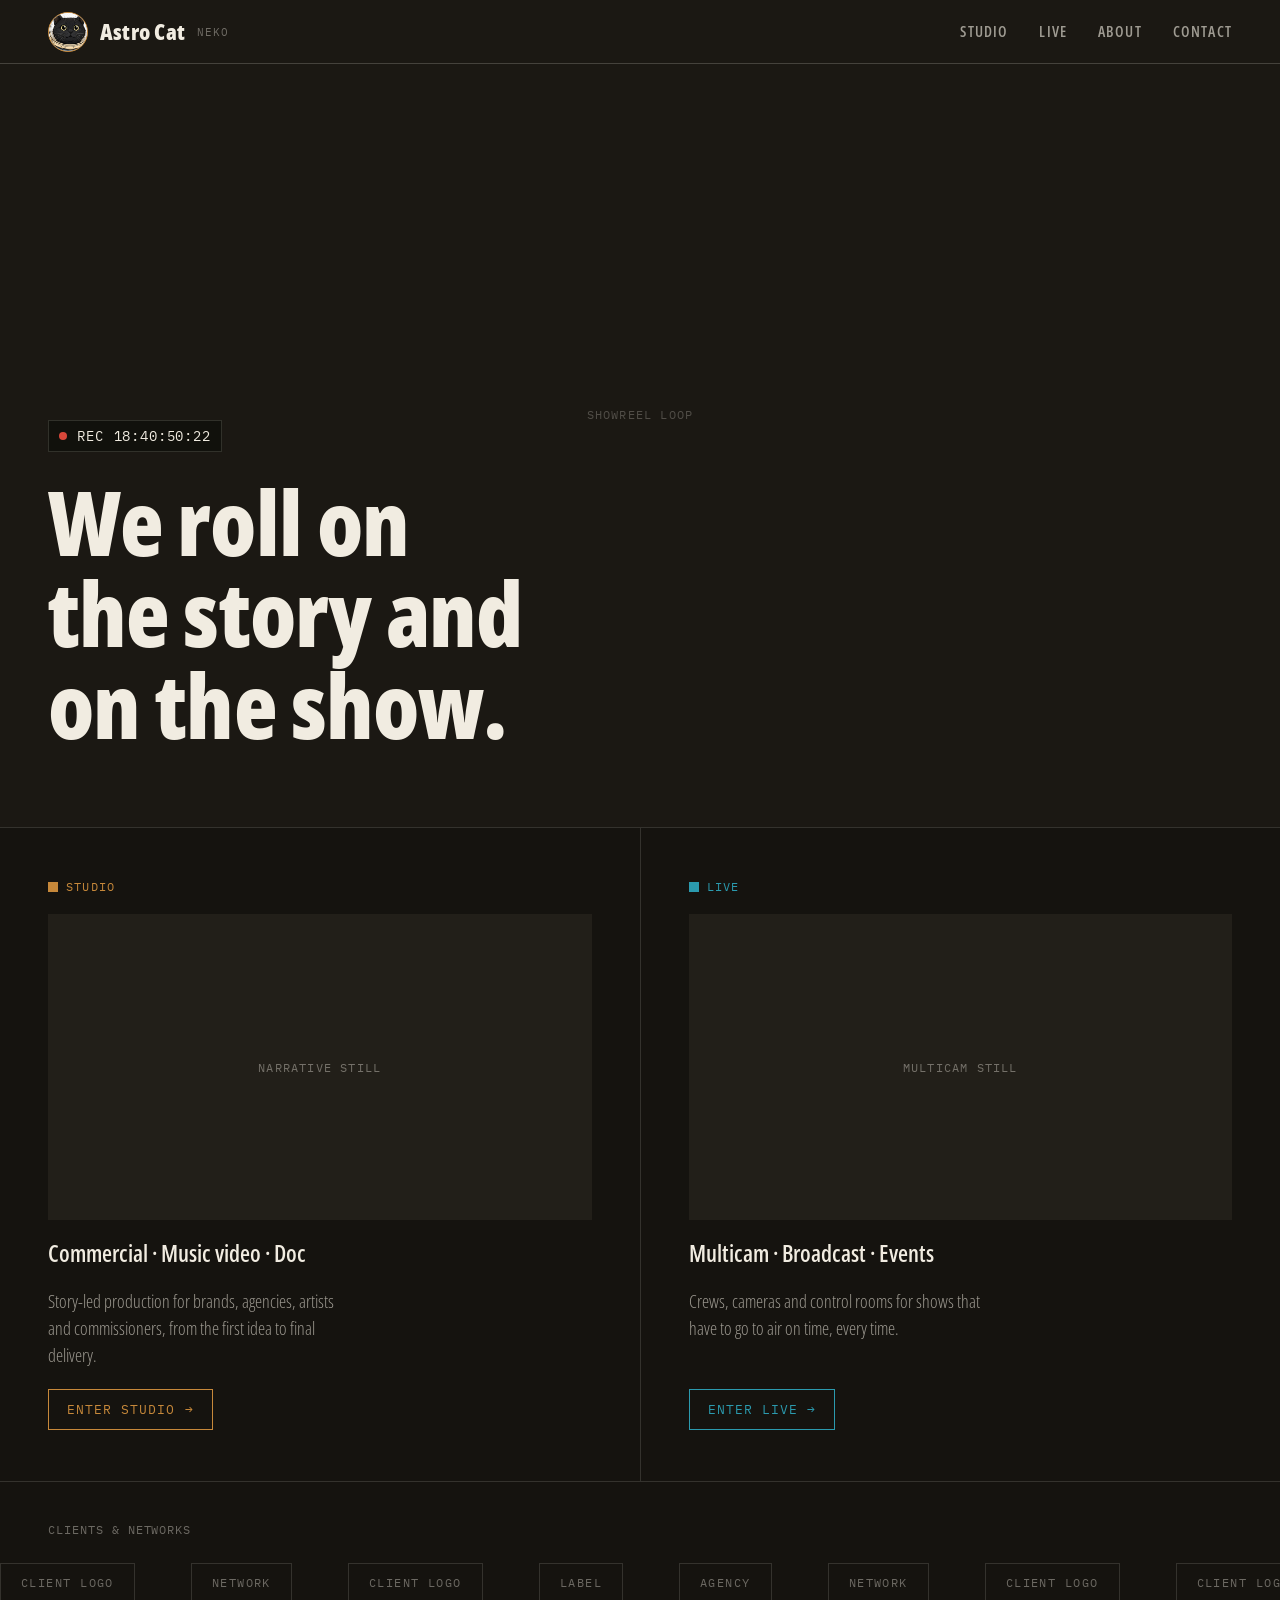
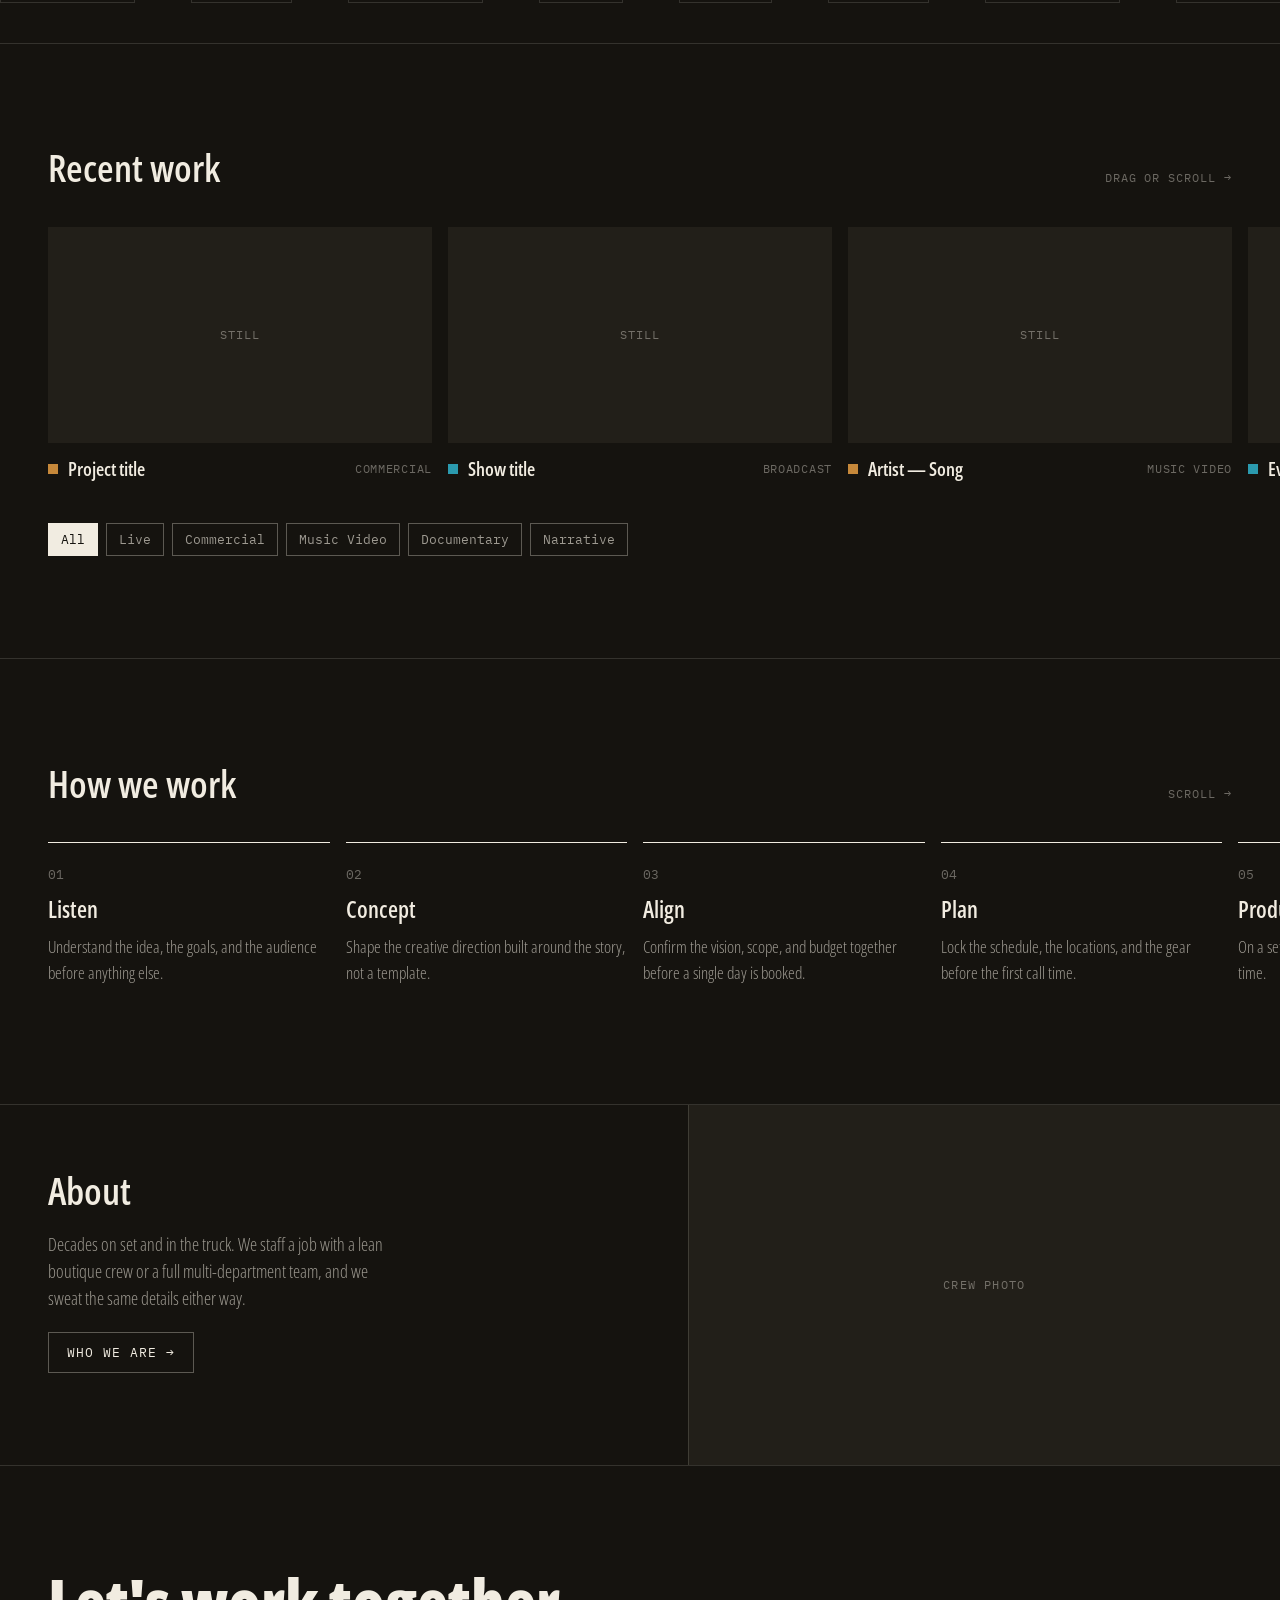
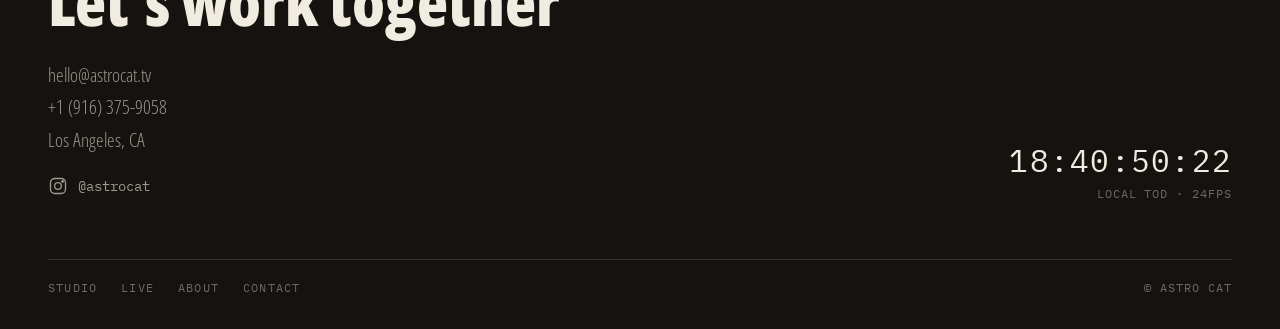
<file: index.html>
<!DOCTYPE html>
<html lang="en">
<head>
<meta charset="utf-8">
<meta name="viewport" content="width=device-width, initial-scale=1">
<title>Astro Cat — Studio &amp; Live Production</title>
<meta name="description" content="Astro Cat is a Los Angeles production company. Studio makes commercials, music videos and documentaries; Live runs multicam broadcast and events.">
<meta name="theme-color" content="#15130f">
<link rel="icon" href="assets/img/favicon.png">
<link rel="preconnect" href="https://fonts.googleapis.com">
<link rel="preconnect" href="https://fonts.gstatic.com" crossorigin>
<link href="https://fonts.googleapis.com/css2?family=IBM+Plex+Mono:wght@400;600&family=Open+Sans:wdth,wght@75,300;75,600;75,800&display=swap" rel="stylesheet">
<link rel="stylesheet" href="assets/css/site.css">
</head>
<body class="page-home">
<a class="skip-link" href="#main">Skip to content</a>

<header class="site-header">
  <div class="wrap">
    <a class="brand" href="index.html" aria-label="Astro Cat home">
      <span class="brand-mark"><img data-mascot src="assets/img/mascot-kowa.jpg" alt="" width="40" height="40"></span>
      <span class="brand-name">Astro Cat</span>
      <span class="brand-crew" data-mascot-name>KOWA</span>
    </a>
    <button class="nav-toggle" type="button" aria-expanded="false" aria-controls="site-nav" aria-label="Menu"><span></span></button>
    <nav id="site-nav" class="nav" aria-label="Main">
      <a class="nav-studio" href="studio.html">Studio</a>
      <a class="nav-live" href="live.html">Live</a>
      <a href="about.html">About</a>
      <a href="contact.html">Contact</a>
    </nav>
  </div>
</header>

<main id="main">

  <!-- Hero: full-bleed showreel. Drop a muted, looping <video autoplay muted loop playsinline> into .ph when the reel is ready. -->
  <section class="hero" aria-label="Showreel">
    <div class="ph"><span class="hero-note">Showreel loop</span></div>
    <div class="hero-copy wrap">
      <div class="rec"><span class="rec-dot" aria-hidden="true"></span><span>REC</span><span data-timecode>00:00:00:00</span></div>
      <h1 class="h-display">We roll on the story and on the show.</h1>
    </div>
  </section>

  <!-- Studio / Live: hovered side grows, the other gives way -->
  <section class="split" aria-label="Our two service lines">
    <a class="door door--studio" href="studio.html">
      <span class="tag tag--studio">Studio</span>
      <div class="ph">Narrative still</div>
      <h2 class="h-item">Commercial · Music video · Doc</h2>
      <p class="door-copy">Story-led production for brands, agencies, artists and commissioners, from the first idea to final delivery.</p>
      <span class="btn btn--studio">Enter Studio →</span>
    </a>
    <a class="door door--live" href="live.html">
      <span class="tag tag--live">Live</span>
      <div class="ph">Multicam still</div>
      <h2 class="h-item">Multicam · Broadcast · Events</h2>
      <p class="door-copy">Crews, cameras and control rooms for shows that have to go to air on time, every time.</p>
      <span class="btn btn--live">Enter Live →</span>
    </a>
  </section>

  <!-- Clients & networks: continuous one-direction marquee. Replace .logo-slot text with logo <img>s. -->
  <section class="marquee" aria-label="Clients and networks">
    <p class="label">Clients &amp; networks</p>
    <div class="marquee-track">
      <div class="marquee-set">
        <span class="logo-slot">CLIENT LOGO</span><span class="logo-slot">NETWORK</span><span class="logo-slot">CLIENT LOGO</span><span class="logo-slot">LABEL</span><span class="logo-slot">AGENCY</span><span class="logo-slot">NETWORK</span><span class="logo-slot">CLIENT LOGO</span>
      </div>
      <div class="marquee-set" aria-hidden="true">
        <span class="logo-slot">CLIENT LOGO</span><span class="logo-slot">NETWORK</span><span class="logo-slot">CLIENT LOGO</span><span class="logo-slot">LABEL</span><span class="logo-slot">AGENCY</span><span class="logo-slot">NETWORK</span><span class="logo-slot">CLIENT LOGO</span>
      </div>
    </div>
  </section>

  <!-- Recent work: horizontal, drag or scroll, filters below. Amber = Studio, cyan = Live. -->
  <section class="section recent" aria-labelledby="recent-title">
    <div class="wrap section-head">
      <h2 class="h-section" id="recent-title">Recent work</h2>
      <p class="label">Drag or scroll →</p>
    </div>
    <div class="rail" id="recent-rail">
      <a class="work-tile" href="studio.html" data-tags="Studio Commercial">
        <div class="ph">Still</div>
        <div class="work-meta"><span class="dot dot--studio"></span><span class="work-title">Project title</span><span class="work-kind">Commercial</span></div>
      </a>
      <a class="work-tile" href="live.html" data-tags="Live">
        <div class="ph">Still</div>
        <div class="work-meta"><span class="dot dot--live"></span><span class="work-title">Show title</span><span class="work-kind">Broadcast</span></div>
      </a>
      <a class="work-tile" href="studio.html" data-tags="Studio Music-Video">
        <div class="ph">Still</div>
        <div class="work-meta"><span class="dot dot--studio"></span><span class="work-title">Artist — Song</span><span class="work-kind">Music video</span></div>
      </a>
      <a class="work-tile" href="live.html" data-tags="Live">
        <div class="ph">Still</div>
        <div class="work-meta"><span class="dot dot--live"></span><span class="work-title">Event title</span><span class="work-kind">Live event</span></div>
      </a>
      <a class="work-tile" href="studio.html" data-tags="Studio Documentary">
        <div class="ph">Still</div>
        <div class="work-meta"><span class="dot dot--studio"></span><span class="work-title">Film title</span><span class="work-kind">Documentary</span></div>
      </a>
      <a class="work-tile" href="studio.html" data-tags="Studio Narrative">
        <div class="ph">Still</div>
        <div class="work-meta"><span class="dot dot--studio"></span><span class="work-title">Film title</span><span class="work-kind">Narrative</span></div>
      </a>
      <a class="work-tile" href="live.html" data-tags="Live">
        <div class="ph">Still</div>
        <div class="work-meta"><span class="dot dot--live"></span><span class="work-title">Stream title</span><span class="work-kind">Streaming</span></div>
      </a>
      <a class="work-tile" href="studio.html" data-tags="Studio Commercial">
        <div class="ph">Still</div>
        <div class="work-meta"><span class="dot dot--studio"></span><span class="work-title">Project title</span><span class="work-kind">Commercial</span></div>
      </a>
    </div>
    <div class="chips" data-filter-for="#recent-rail" role="group" aria-label="Filter recent work">
      <button class="chip" type="button" data-filter="All" aria-pressed="true">All</button>
      <button class="chip" type="button" data-filter="Live" aria-pressed="false">Live</button>
      <button class="chip" type="button" data-filter="Commercial" aria-pressed="false">Commercial</button>
      <button class="chip" type="button" data-filter="Music Video" aria-pressed="false">Music Video</button>
      <button class="chip" type="button" data-filter="Documentary" aria-pressed="false">Documentary</button>
      <button class="chip" type="button" data-filter="Narrative" aria-pressed="false">Narrative</button>
    </div>
  </section>

  <!-- How we work: six steps, horizontal -->
  <section class="section" aria-labelledby="process-title">
    <div class="wrap section-head">
      <h2 class="h-section" id="process-title">How we work</h2>
      <p class="label">Scroll →</p>
    </div>
    <ol class="rail" style="list-style:none;margin:0">
      <li class="step"><span class="step-num">01</span><h3 class="h-item">Listen</h3><p>Understand the idea, the goals, and the audience before anything else.</p></li>
      <li class="step"><span class="step-num">02</span><h3 class="h-item">Concept</h3><p>Shape the creative direction built around the story, not a template.</p></li>
      <li class="step"><span class="step-num">03</span><h3 class="h-item">Align</h3><p>Confirm the vision, scope, and budget together before a single day is booked.</p></li>
      <li class="step"><span class="step-num">04</span><h3 class="h-item">Plan</h3><p>Lock the schedule, the locations, and the gear before the first call time.</p></li>
      <li class="step"><span class="step-num">05</span><h3 class="h-item">Produce</h3><p>On a set or on-air, treated the same way either time.</p></li>
      <li class="step"><span class="step-num">06</span><h3 class="h-item">Deliver</h3><p>Post, delivery, and support that doesn't end at wrap.</p></li>
    </ol>
  </section>

  <!-- About: two panes that slide on hover -->
  <section class="split" aria-labelledby="about-title">
    <div class="about-pane">
      <h2 class="h-section" id="about-title">About</h2>
      <p>Decades on set and in the truck. We staff a job with a lean boutique crew or a full multi-department team, and we sweat the same details either way.</p>
      <a class="btn" href="about.html">Who we are →</a>
    </div>
    <div class="ph about-photo">Crew photo</div>
  </section>

</main>

<footer class="site-footer">
  <div class="wrap">
    <div class="footer-grid">
      <div>
        <p class="footer-cta"><a href="contact.html">Let's work together</a></p>
        <address class="contact-lines">
          <a href="mailto:hello@astrocat.tv">hello@astrocat.tv</a><br>
          <a href="tel:+19163759058">+1 (916) 375-9058</a><br>
          Los Angeles, CA
        </address>
        <a class="ig-link" href="https://instagram.com/astrocat" rel="noopener">
          <svg viewBox="0 0 24 24" fill="none" stroke="currentColor" stroke-width="1.6" aria-hidden="true"><rect x="3" y="3" width="18" height="18" rx="5"/><circle cx="12" cy="12" r="4"/><circle cx="17.5" cy="6.5" r="0.8" fill="currentColor"/></svg>
          @astrocat
        </a>
      </div>
      <div class="tod">
        <div class="tod-value" data-timecode>00:00:00:00</div>
        <p class="label">Local TOD · 24fps</p>
      </div>
    </div>
    <div class="footer-base">
      <nav class="footer-nav" aria-label="Footer">
        <a href="studio.html">Studio</a><a href="live.html">Live</a><a href="about.html">About</a><a href="contact.html">Contact</a>
      </nav>
      <p class="label">© Astro Cat</p>
    </div>
  </div>
</footer>

<script src="assets/js/site.js"></script>
</body>
</html>
</file>
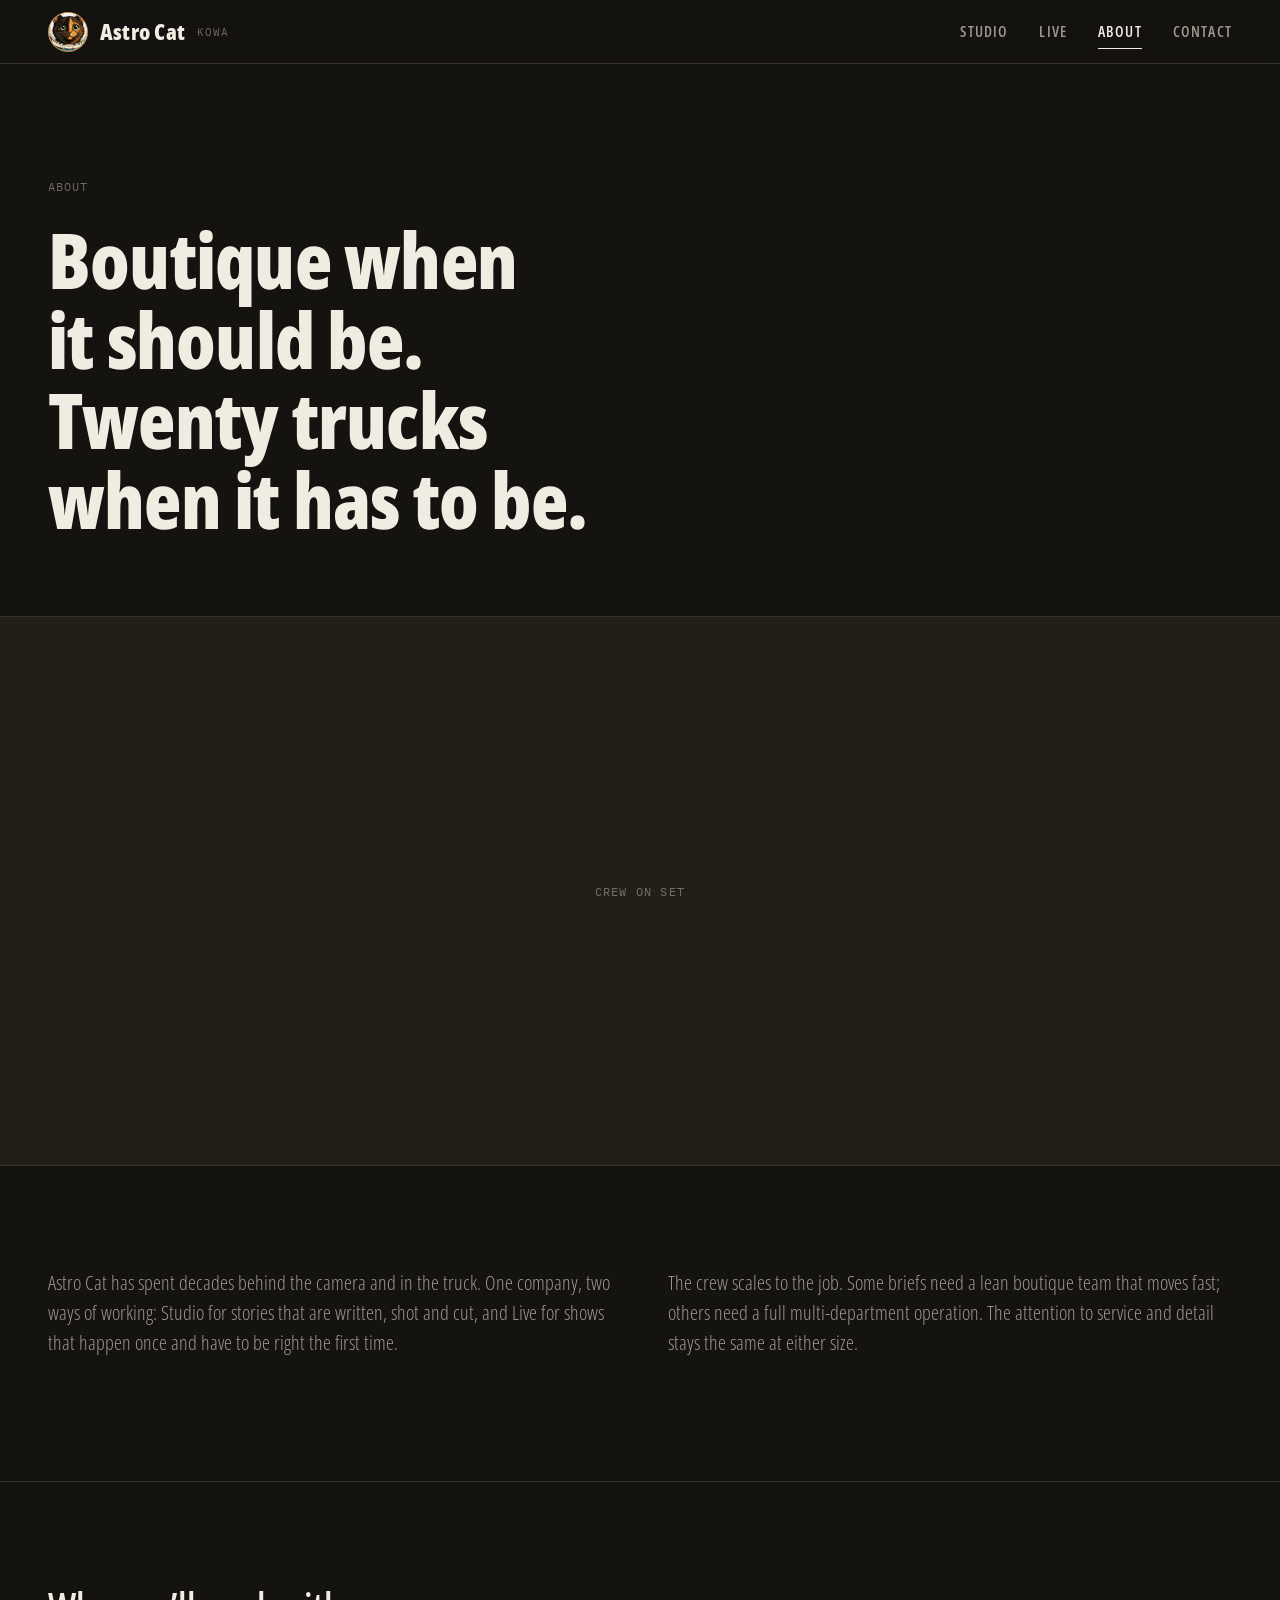
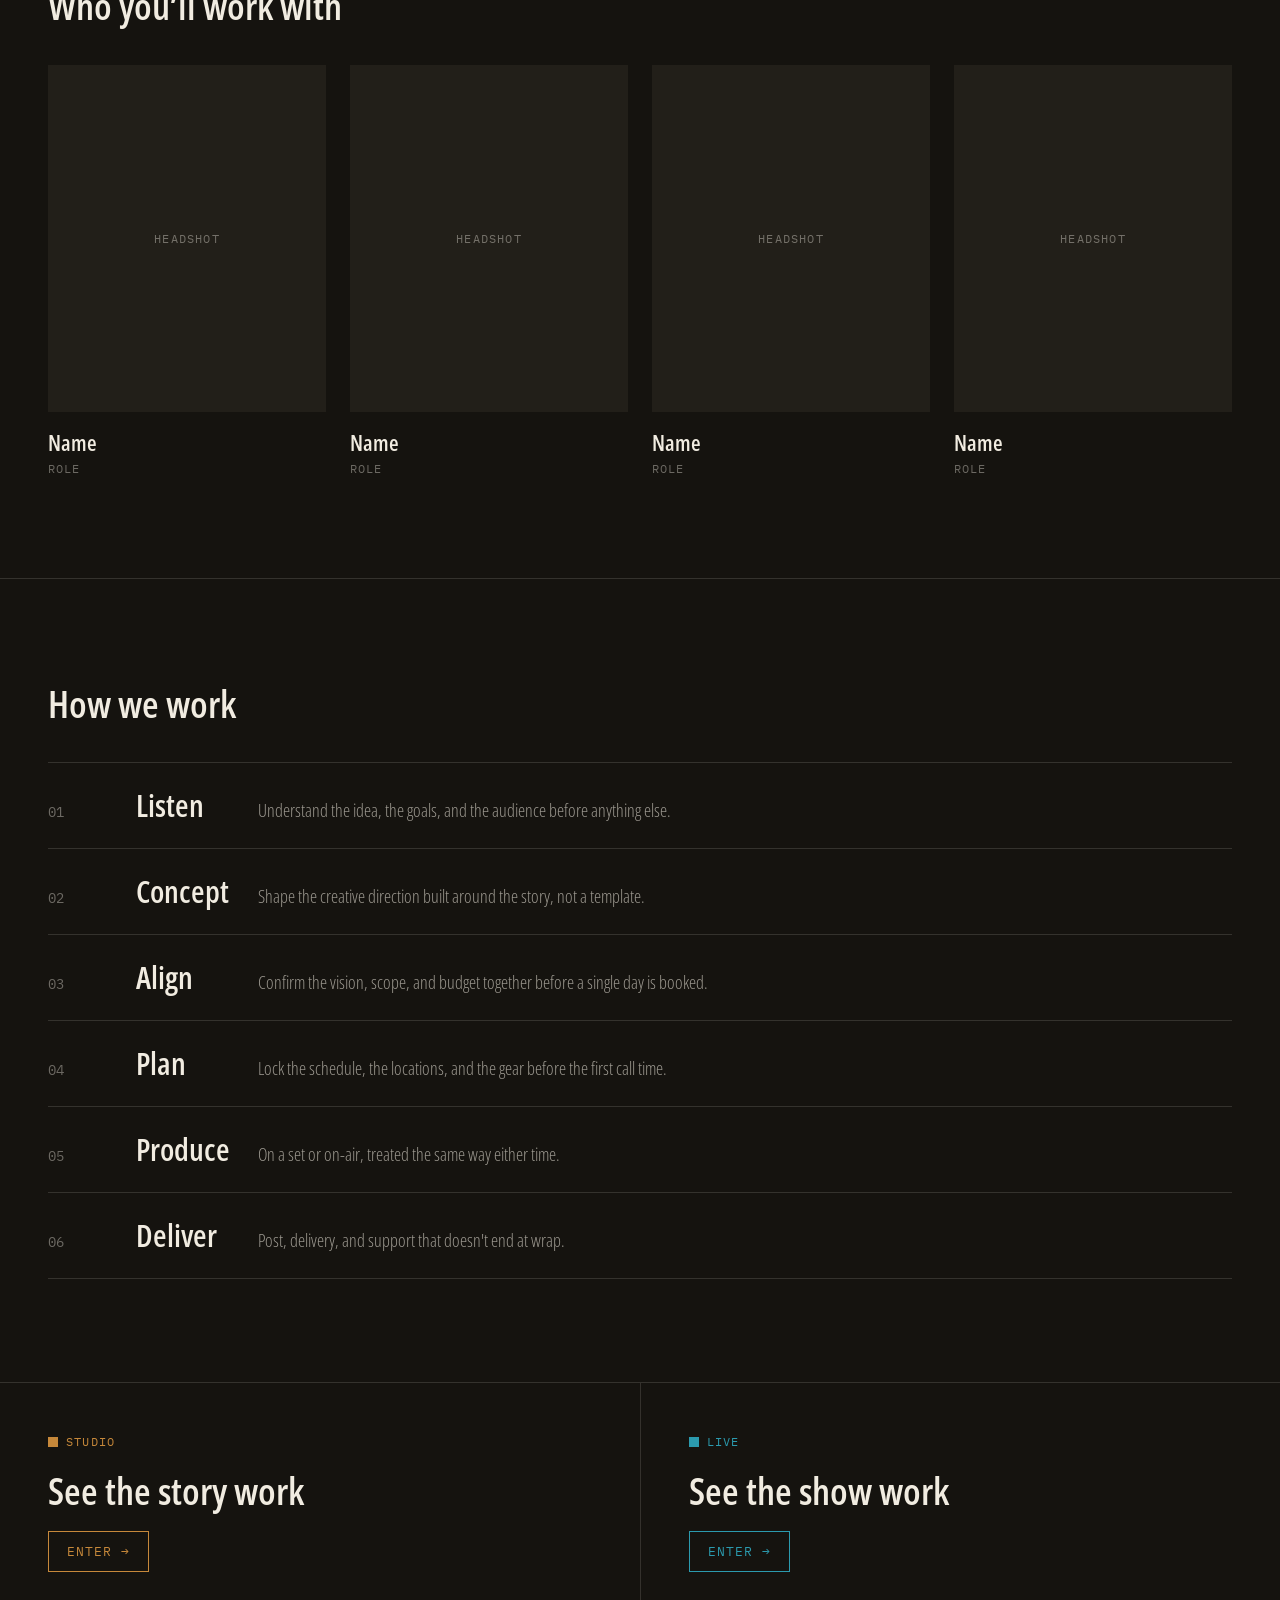
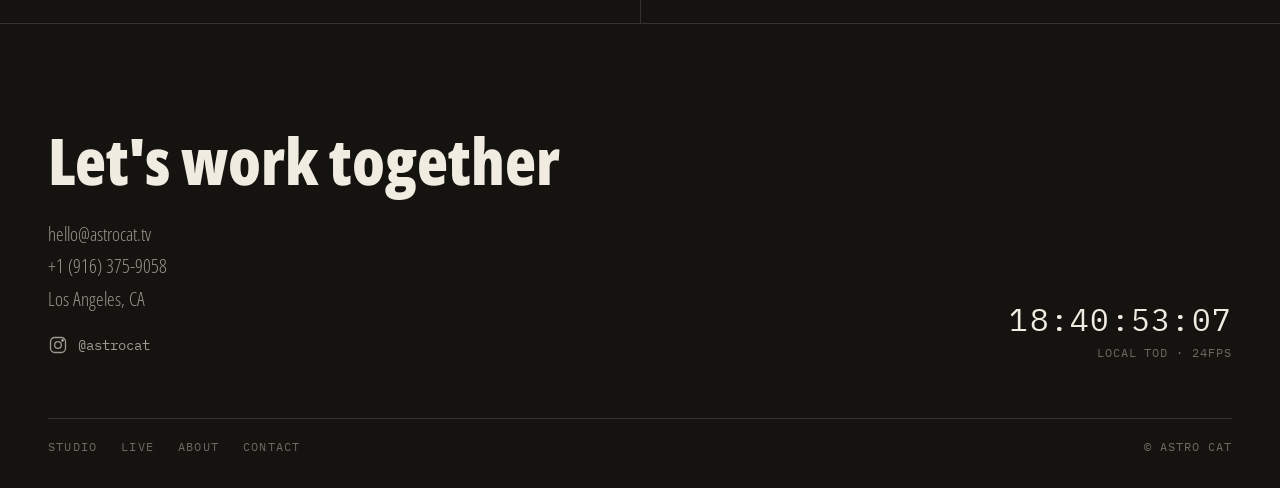
<file: about.html>
<!DOCTYPE html>
<html lang="en">
<head>
<meta charset="utf-8">
<meta name="viewport" content="width=device-width, initial-scale=1">
<title>About — Astro Cat</title>
<meta name="description" content="Astro Cat: decades of production experience, with a crew that scales from a boutique team to a full multi-department operation.">
<meta name="theme-color" content="#15130f">
<link rel="icon" href="assets/img/favicon.png">
<link rel="preconnect" href="https://fonts.googleapis.com">
<link rel="preconnect" href="https://fonts.gstatic.com" crossorigin>
<link href="https://fonts.googleapis.com/css2?family=IBM+Plex+Mono:wght@400;600&family=Open+Sans:wdth,wght@75,300;75,600;75,800&display=swap" rel="stylesheet">
<link rel="stylesheet" href="assets/css/site.css">
</head>
<body class="page-about">
<a class="skip-link" href="#main">Skip to content</a>

<header class="site-header">
  <div class="wrap">
    <a class="brand" href="index.html" aria-label="Astro Cat home">
      <span class="brand-mark"><img data-mascot src="assets/img/mascot-kowa.jpg" alt="" width="40" height="40"></span>
      <span class="brand-name">Astro Cat</span>
      <span class="brand-crew" data-mascot-name>KOWA</span>
    </a>
    <button class="nav-toggle" type="button" aria-expanded="false" aria-controls="site-nav" aria-label="Menu"><span></span></button>
    <nav id="site-nav" class="nav" aria-label="Main">
      <a class="nav-studio" href="studio.html">Studio</a>
      <a class="nav-live" href="live.html">Live</a>
      <a href="about.html" aria-current="page">About</a>
      <a href="contact.html">Contact</a>
    </nav>
  </div>
</header>

<main id="main">

  <section class="page-head">
    <div class="wrap">
      <p class="label">About</p>
      <h1 class="h-page">Boutique when it should be. Twenty trucks when it has to be.</h1>
    </div>
  </section>

  <section class="bleed" aria-label="Crew on set">
    <div class="ph">Crew on set</div>
  </section>

  <!-- Story copy: draft, replace with your own -->
  <section class="section" aria-label="Our story">
    <div class="wrap story">
      <div>
        <p>Astro Cat has spent decades behind the camera and in the truck. One company, two ways of working: Studio for stories that are written, shot and cut, and Live for shows that happen once and have to be right the first time.</p>
      </div>
      <div>
        <p>The crew scales to the job. Some briefs need a lean boutique team that moves fast; others need a full multi-department operation. The attention to service and detail stays the same at either size.</p>
      </div>
    </div>
  </section>

  <section class="section" aria-labelledby="crew-title">
    <div class="wrap">
      <div class="section-head"><h2 class="h-section" id="crew-title">Who you’ll work with</h2></div>
      <ul class="crew">
        <li><div class="ph">Headshot</div><p class="crew-name">Name</p><p class="crew-role">Role</p></li>
        <li><div class="ph">Headshot</div><p class="crew-name">Name</p><p class="crew-role">Role</p></li>
        <li><div class="ph">Headshot</div><p class="crew-name">Name</p><p class="crew-role">Role</p></li>
        <li><div class="ph">Headshot</div><p class="crew-name">Name</p><p class="crew-role">Role</p></li>
      </ul>
    </div>
  </section>

  <section class="section" aria-labelledby="process-title">
    <div class="wrap">
      <div class="section-head"><h2 class="h-section" id="process-title">How we work</h2></div>
      <ol class="process">
        <li><span class="row-num">01</span><h3 class="h-item">Listen</h3><p>Understand the idea, the goals, and the audience before anything else.</p></li>
        <li><span class="row-num">02</span><h3 class="h-item">Concept</h3><p>Shape the creative direction built around the story, not a template.</p></li>
        <li><span class="row-num">03</span><h3 class="h-item">Align</h3><p>Confirm the vision, scope, and budget together before a single day is booked.</p></li>
        <li><span class="row-num">04</span><h3 class="h-item">Plan</h3><p>Lock the schedule, the locations, and the gear before the first call time.</p></li>
        <li><span class="row-num">05</span><h3 class="h-item">Produce</h3><p>On a set or on-air, treated the same way either time.</p></li>
        <li><span class="row-num">06</span><h3 class="h-item">Deliver</h3><p>Post, delivery, and support that doesn't end at wrap.</p></li>
      </ol>
    </div>
  </section>

  <section class="split" aria-label="Studio and Live">
    <a class="door door--studio" href="studio.html">
      <span class="tag tag--studio">Studio</span>
      <h2 class="h-section">See the story work</h2>
      <span class="btn btn--studio">Enter →</span>
    </a>
    <a class="door door--live" href="live.html">
      <span class="tag tag--live">Live</span>
      <h2 class="h-section">See the show work</h2>
      <span class="btn btn--live">Enter →</span>
    </a>
  </section>

</main>

<footer class="site-footer">
  <div class="wrap">
    <div class="footer-grid">
      <div>
        <p class="footer-cta"><a href="contact.html">Let's work together</a></p>
        <address class="contact-lines">
          <a href="mailto:hello@astrocat.tv">hello@astrocat.tv</a><br>
          <a href="tel:+19163759058">+1 (916) 375-9058</a><br>
          Los Angeles, CA
        </address>
        <a class="ig-link" href="https://instagram.com/astrocat" rel="noopener">
          <svg viewBox="0 0 24 24" fill="none" stroke="currentColor" stroke-width="1.6" aria-hidden="true"><rect x="3" y="3" width="18" height="18" rx="5"/><circle cx="12" cy="12" r="4"/><circle cx="17.5" cy="6.5" r="0.8" fill="currentColor"/></svg>
          @astrocat
        </a>
      </div>
      <div class="tod">
        <div class="tod-value" data-timecode>00:00:00:00</div>
        <p class="label">Local TOD · 24fps</p>
      </div>
    </div>
    <div class="footer-base">
      <nav class="footer-nav" aria-label="Footer">
        <a href="studio.html">Studio</a><a href="live.html">Live</a><a href="about.html">About</a><a href="contact.html">Contact</a>
      </nav>
      <p class="label">© Astro Cat</p>
    </div>
  </div>
</footer>

<script src="assets/js/site.js"></script>
</body>
</html>
</file>
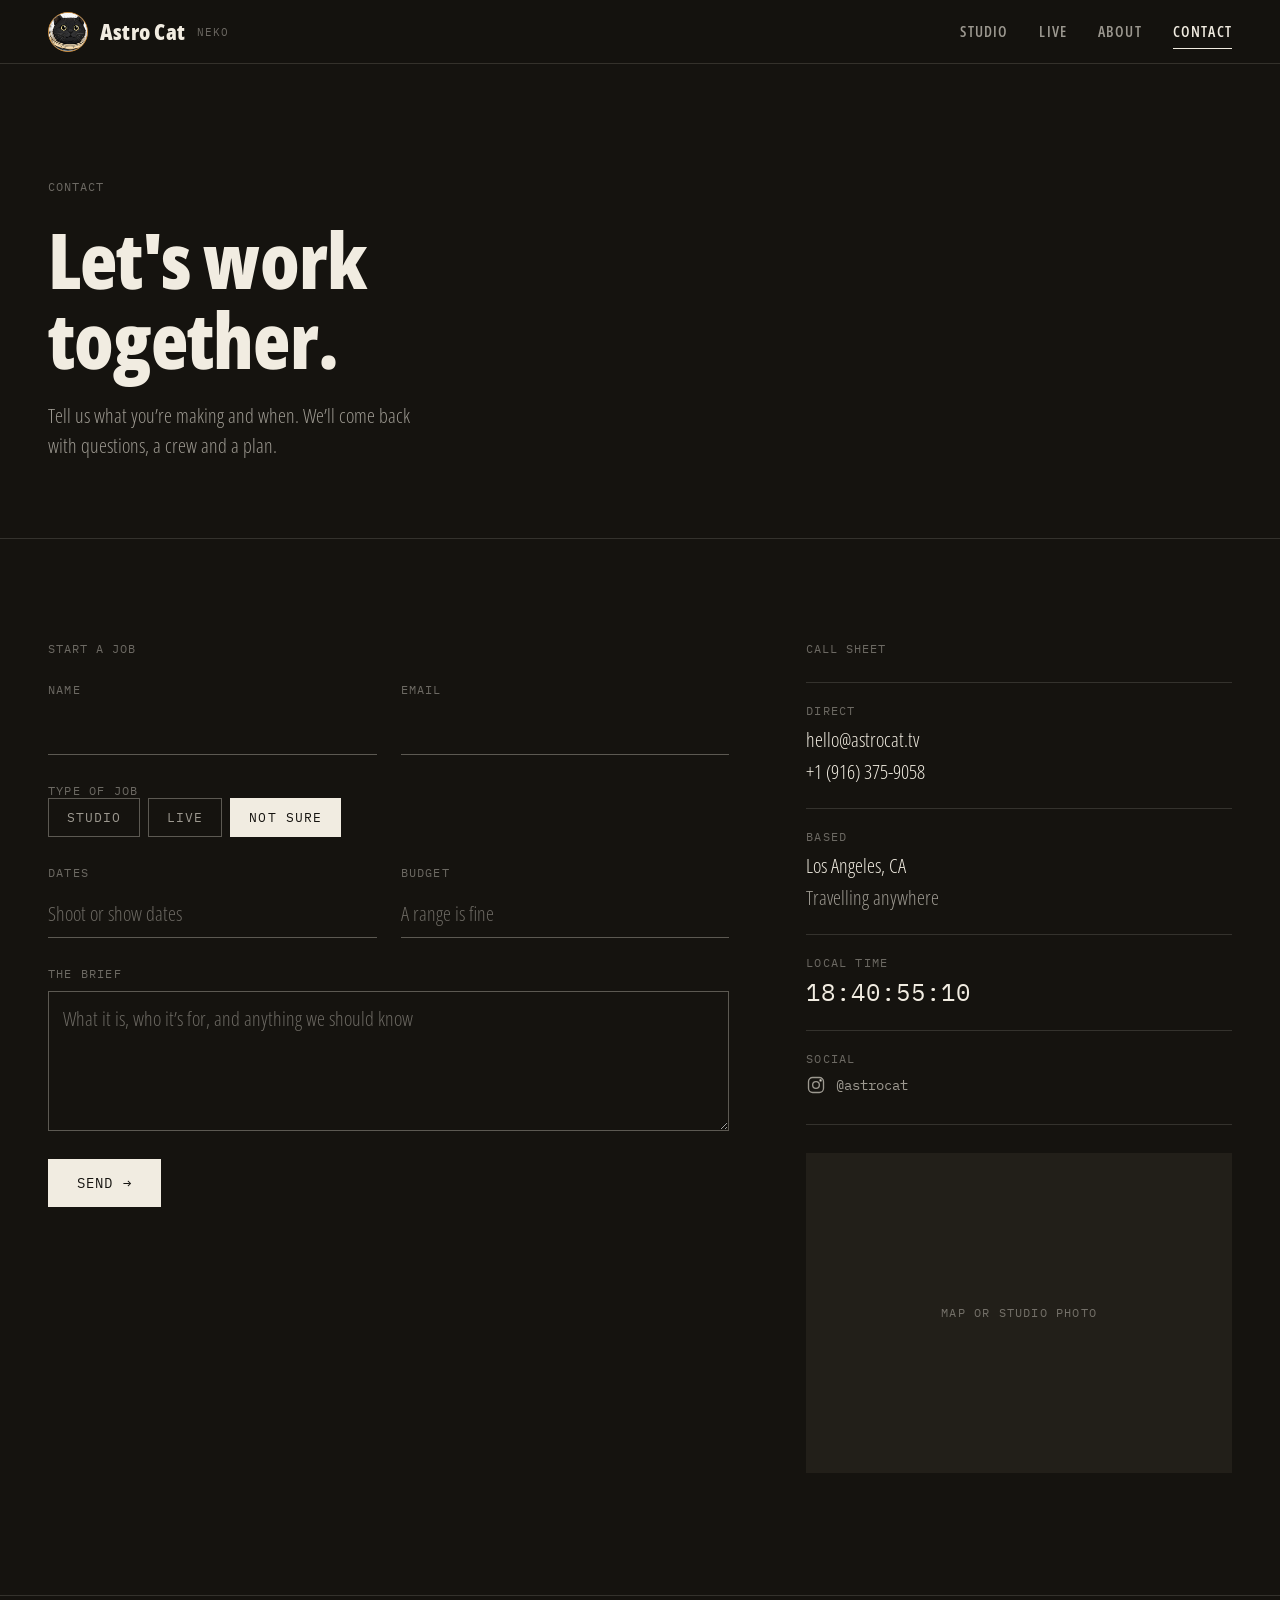
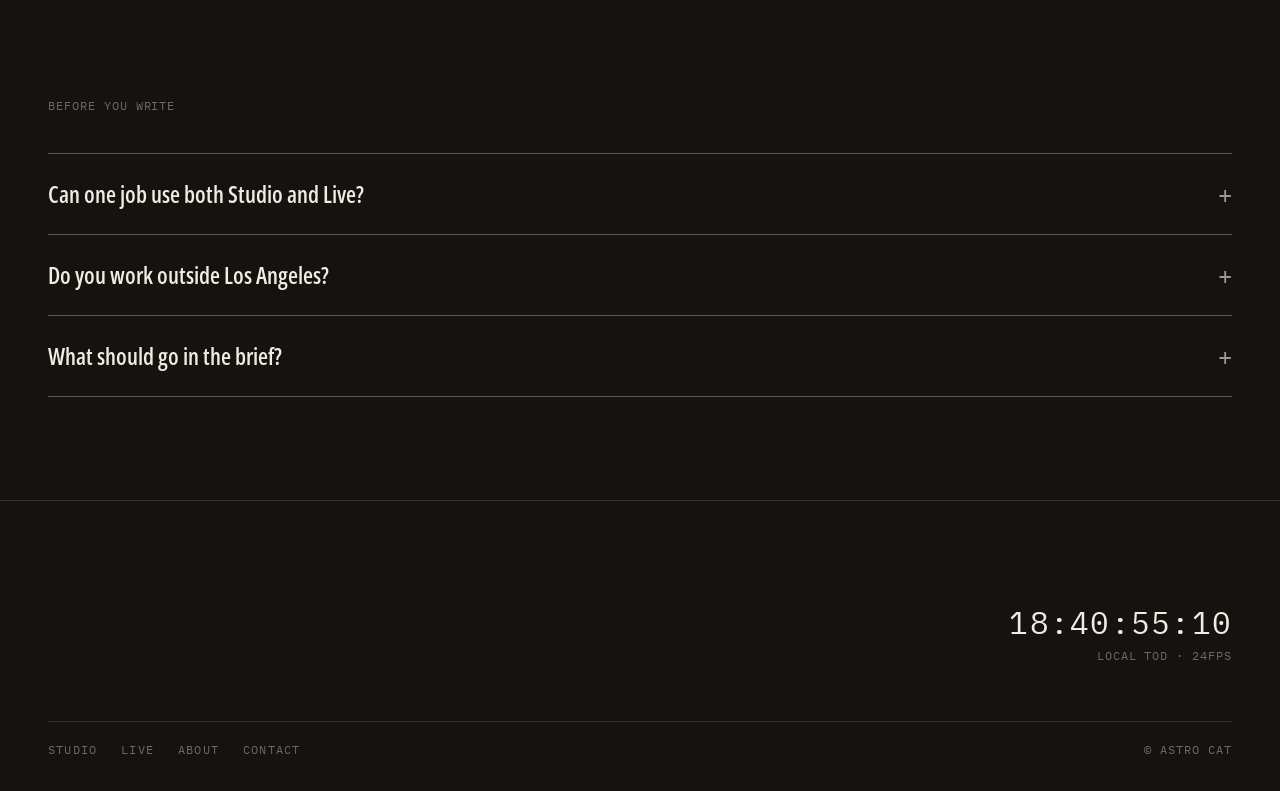
<file: contact.html>
<!DOCTYPE html>
<html lang="en">
<head>
<meta charset="utf-8">
<meta name="viewport" content="width=device-width, initial-scale=1">
<title>Contact — Astro Cat</title>
<meta name="description" content="Start a job with Astro Cat. Los Angeles, travelling anywhere. hello@astrocat.tv">
<meta name="theme-color" content="#15130f">
<link rel="icon" href="assets/img/favicon.png">
<link rel="preconnect" href="https://fonts.googleapis.com">
<link rel="preconnect" href="https://fonts.gstatic.com" crossorigin>
<link href="https://fonts.googleapis.com/css2?family=IBM+Plex+Mono:wght@400;600&family=Open+Sans:wdth,wght@75,300;75,600;75,800&display=swap" rel="stylesheet">
<link rel="stylesheet" href="assets/css/site.css">
</head>
<body class="page-contact">
<a class="skip-link" href="#main">Skip to content</a>

<header class="site-header">
  <div class="wrap">
    <a class="brand" href="index.html" aria-label="Astro Cat home">
      <span class="brand-mark"><img data-mascot src="assets/img/mascot-kowa.jpg" alt="" width="40" height="40"></span>
      <span class="brand-name">Astro Cat</span>
      <span class="brand-crew" data-mascot-name>KOWA</span>
    </a>
    <button class="nav-toggle" type="button" aria-expanded="false" aria-controls="site-nav" aria-label="Menu"><span></span></button>
    <nav id="site-nav" class="nav" aria-label="Main">
      <a class="nav-studio" href="studio.html">Studio</a>
      <a class="nav-live" href="live.html">Live</a>
      <a href="about.html">About</a>
      <a href="contact.html" aria-current="page">Contact</a>
    </nav>
  </div>
</header>

<main id="main">

  <section class="page-head">
    <div class="wrap">
      <p class="label">Contact</p>
      <h1 class="h-page">Let's work together.</h1>
      <p class="lede">Tell us what you’re making and when. We’ll come back with questions, a crew and a plan.</p>
    </div>
  </section>

  <section class="section">
    <div class="wrap contact-layout">
      <div>
        <h2 class="label">Start a job</h2>
        <form class="form" data-mailto-form="hello@astrocat.tv" novalidate>
          <div class="form-pair">
            <div class="field"><label for="f-name">Name</label><input class="input" id="f-name" name="name" type="text" autocomplete="name" required></div>
            <div class="field"><label for="f-email">Email</label><input class="input" id="f-email" name="email" type="email" autocomplete="email" required></div>
          </div>
          <fieldset class="field">
            <legend>Type of job</legend>
            <div class="seg">
              <input type="radio" name="type" id="t-studio" value="Studio"><label for="t-studio">STUDIO</label>
              <input type="radio" name="type" id="t-live" value="Live"><label for="t-live">LIVE</label>
              <input type="radio" name="type" id="t-unsure" value="Not sure" checked><label for="t-unsure">NOT SURE</label>
            </div>
          </fieldset>
          <div class="form-pair">
            <div class="field"><label for="f-dates">Dates</label><input class="input" id="f-dates" name="dates" type="text" placeholder="Shoot or show dates"></div>
            <div class="field"><label for="f-budget">Budget</label><input class="input" id="f-budget" name="budget" type="text" placeholder="A range is fine"></div>
          </div>
          <div class="field"><label for="f-brief">The brief</label><textarea class="input" id="f-brief" name="brief" placeholder="What it is, who it’s for, and anything we should know" required></textarea></div>
          <button class="btn" type="submit">Send →</button>
          <p class="form-status" role="status"></p>
        </form>
      </div>

      <aside aria-label="Direct contact">
        <h2 class="label">Call sheet</h2>
        <dl class="call-sheet">
          <div><dt>Direct</dt><dd><a href="mailto:hello@astrocat.tv">hello@astrocat.tv</a><br><a href="tel:+19163759058">+1 (916) 375-9058</a></dd></div>
          <div><dt>Based</dt><dd>Los Angeles, CA<br><span style="color:var(--text-muted)">Travelling anywhere</span></dd></div>
          <div><dt>Local time</dt><dd><span class="tod-value" data-timecode>00:00:00:00</span></dd></div>
          <div><dt>Social</dt><dd><a class="ig-link" style="margin-top:0" href="https://instagram.com/astrocat" rel="noopener"><svg viewBox="0 0 24 24" fill="none" stroke="currentColor" stroke-width="1.6" aria-hidden="true"><rect x="3" y="3" width="18" height="18" rx="5"/><circle cx="12" cy="12" r="4"/><circle cx="17.5" cy="6.5" r="0.8" fill="currentColor"/></svg>@astrocat</a></dd></div>
          <div><div class="ph">Map or studio photo</div></div>
        </dl>
      </aside>
    </div>
  </section>

  <!-- Short FAQ: draft answers, edit or cut -->
  <section class="section" aria-labelledby="faq-title">
    <div class="wrap">
      <div class="section-head"><h2 class="label" id="faq-title">Before you write</h2></div>
      <div class="faq">
        <details>
          <summary class="h-item">Can one job use both Studio and Live?</summary>
          <p>Yes. Plenty of shows need a live broadcast and a finished film out of the same day. Tick “Not sure” and tell us what you need to end up with.</p>
        </details>
        <details>
          <summary class="h-item">Do you work outside Los Angeles?</summary>
          <p>Yes. We’re based in LA and travel with the crew and kit the job needs.</p>
        </details>
        <details>
          <summary class="h-item">What should go in the brief?</summary>
          <p>What it is, who it’s for, where and when, and a budget range if you have one. Rough is fine. We’ll ask the rest.</p>
        </details>
      </div>
    </div>
  </section>

</main>

<footer class="site-footer">
  <div class="wrap">
    <div class="footer-grid">
      <div>
        <p class="footer-cta"><a href="contact.html">Let's work together</a></p>
        <address class="contact-lines">
          <a href="mailto:hello@astrocat.tv">hello@astrocat.tv</a><br>
          <a href="tel:+19163759058">+1 (916) 375-9058</a><br>
          Los Angeles, CA
        </address>
        <a class="ig-link" href="https://instagram.com/astrocat" rel="noopener">
          <svg viewBox="0 0 24 24" fill="none" stroke="currentColor" stroke-width="1.6" aria-hidden="true"><rect x="3" y="3" width="18" height="18" rx="5"/><circle cx="12" cy="12" r="4"/><circle cx="17.5" cy="6.5" r="0.8" fill="currentColor"/></svg>
          @astrocat
        </a>
      </div>
      <div class="tod">
        <div class="tod-value" data-timecode>00:00:00:00</div>
        <p class="label">Local TOD · 24fps</p>
      </div>
    </div>
    <div class="footer-base">
      <nav class="footer-nav" aria-label="Footer">
        <a href="studio.html">Studio</a><a href="live.html">Live</a><a href="about.html">About</a><a href="contact.html">Contact</a>
      </nav>
      <p class="label">© Astro Cat</p>
    </div>
  </div>
</footer>

<script src="assets/js/site.js"></script>
</body>
</html>
</file>
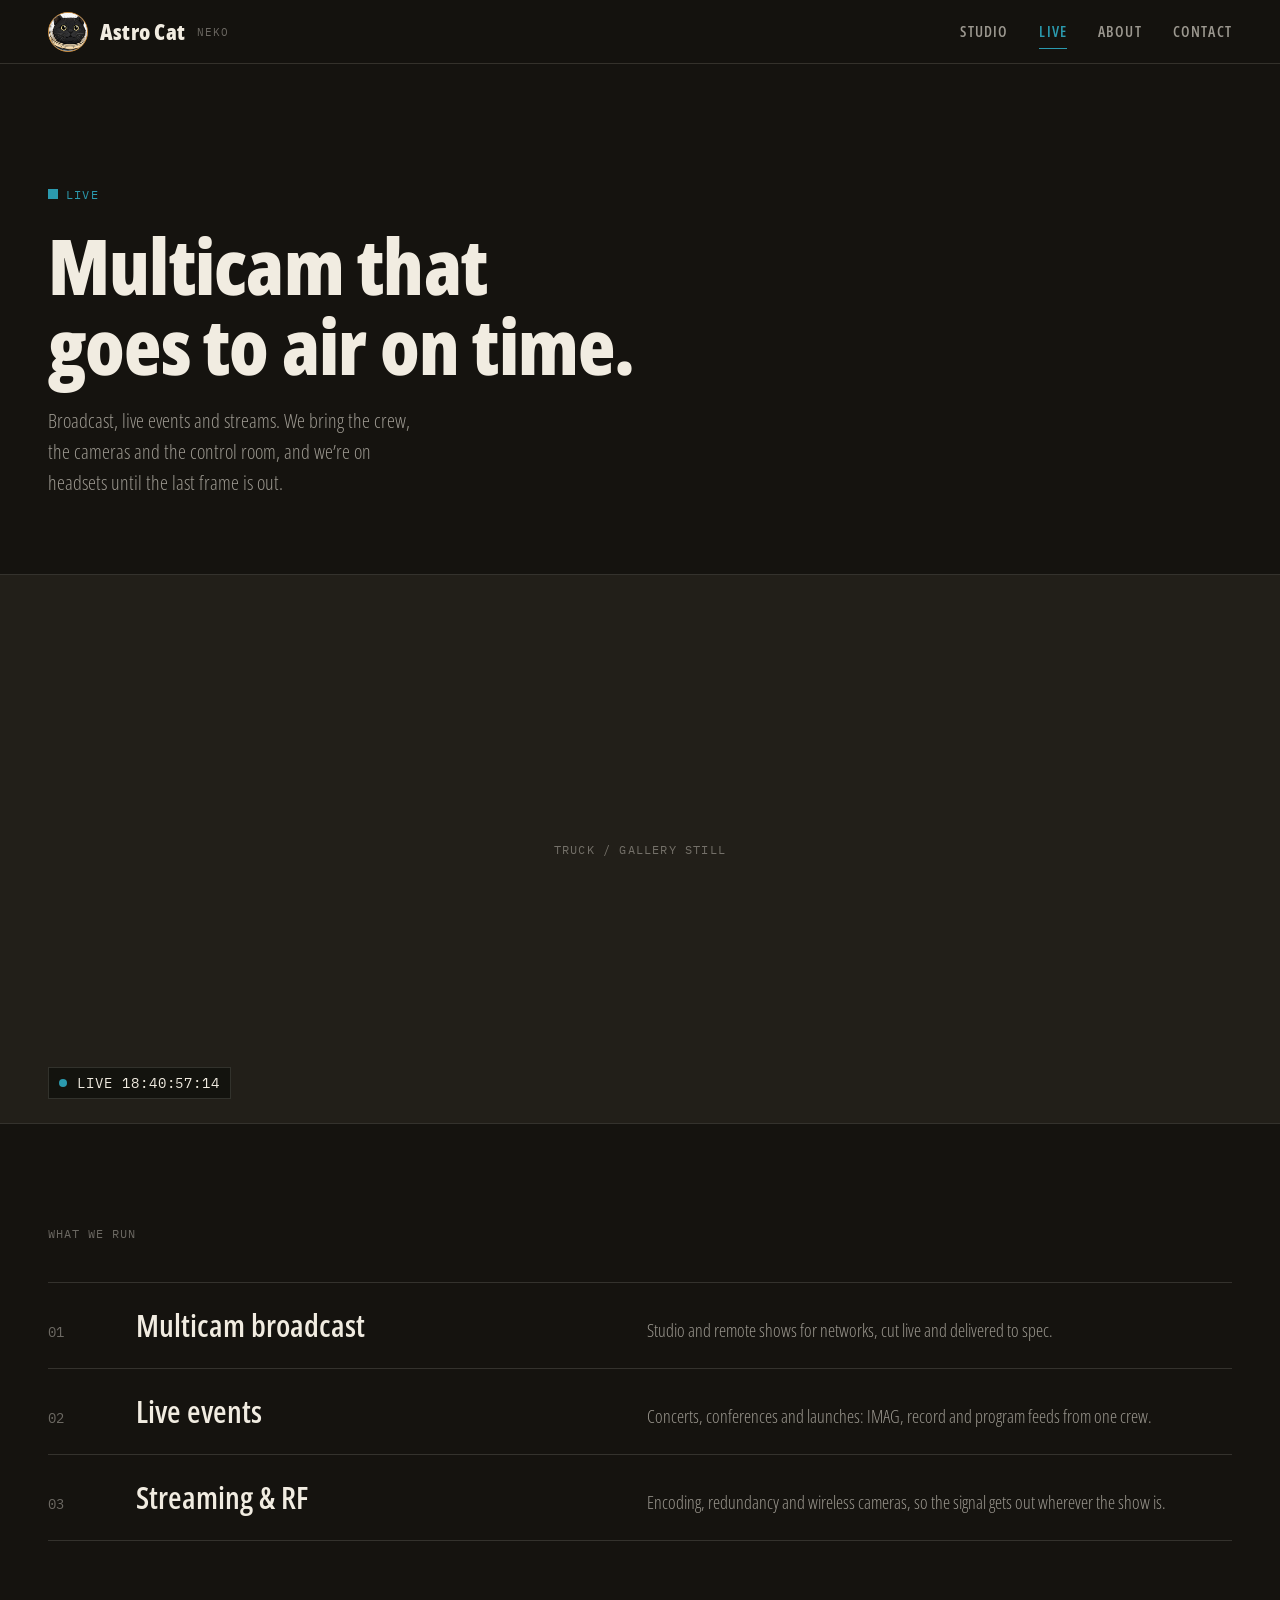
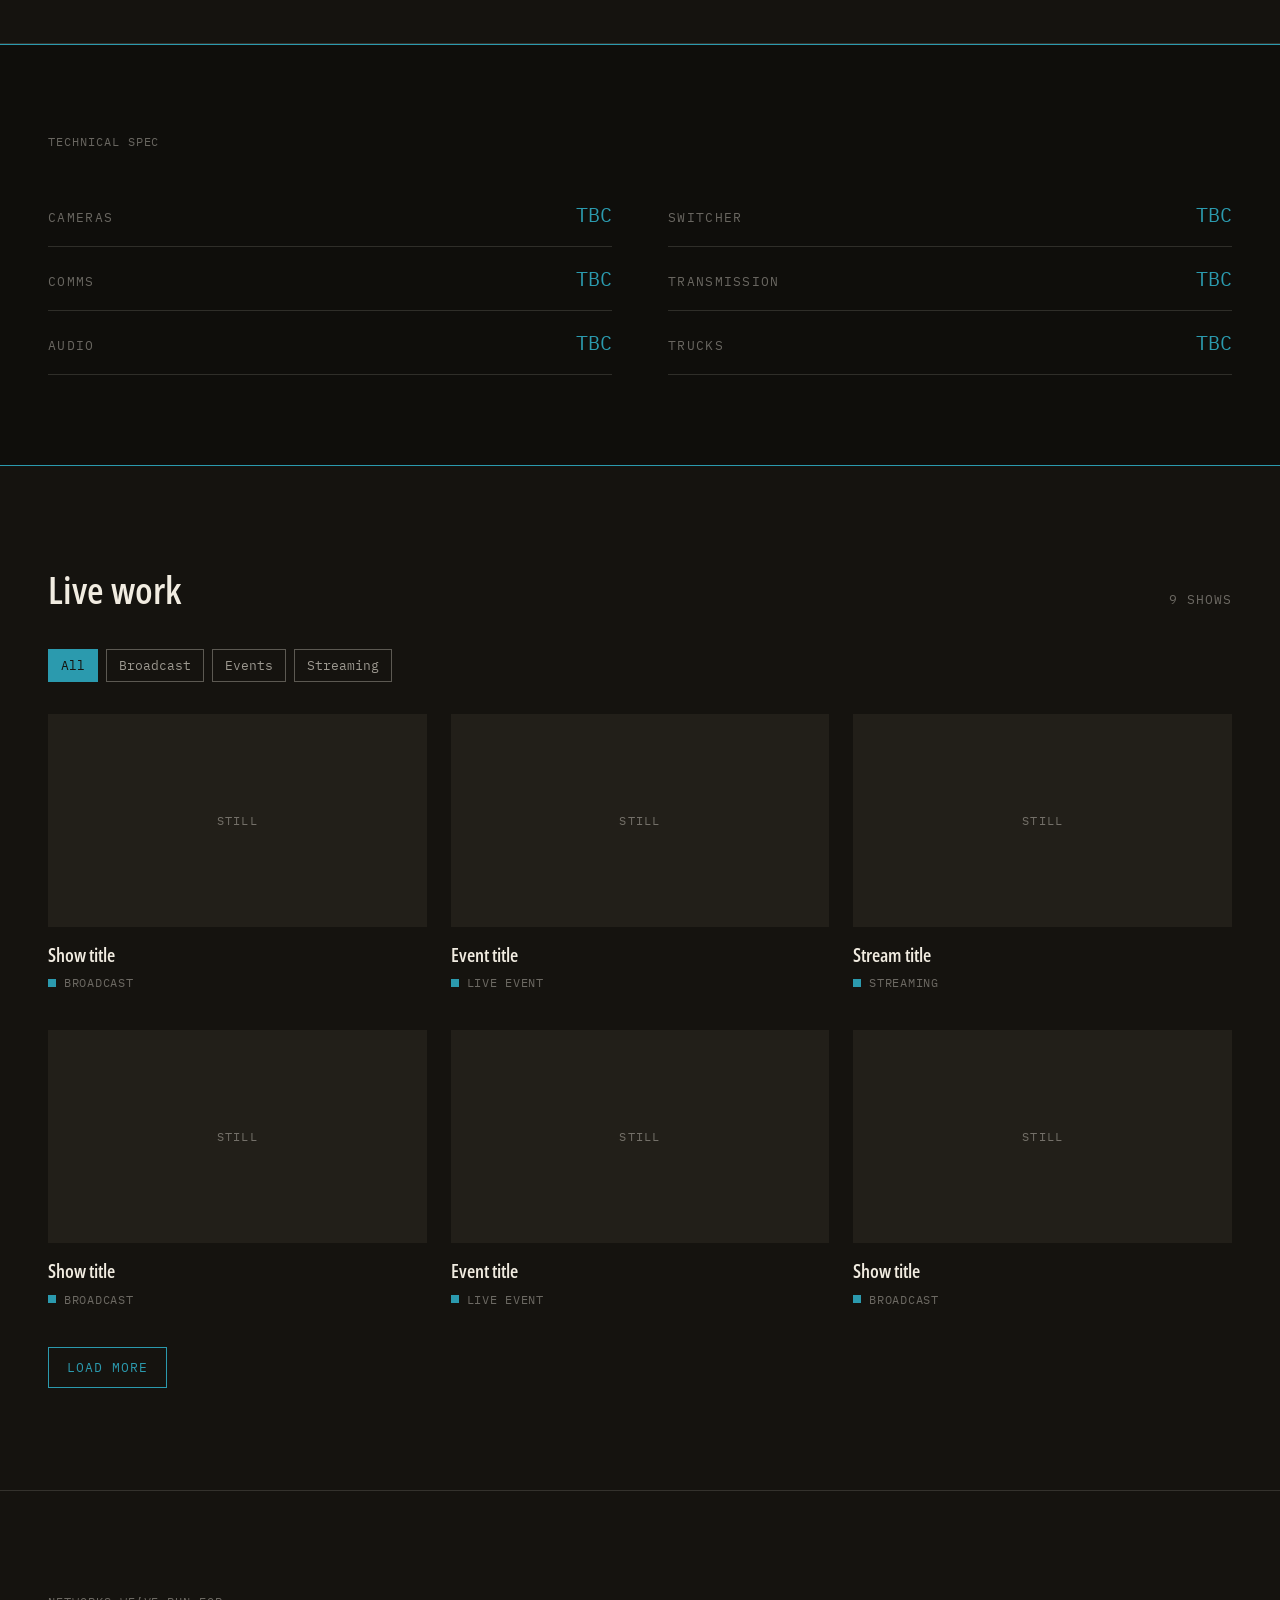
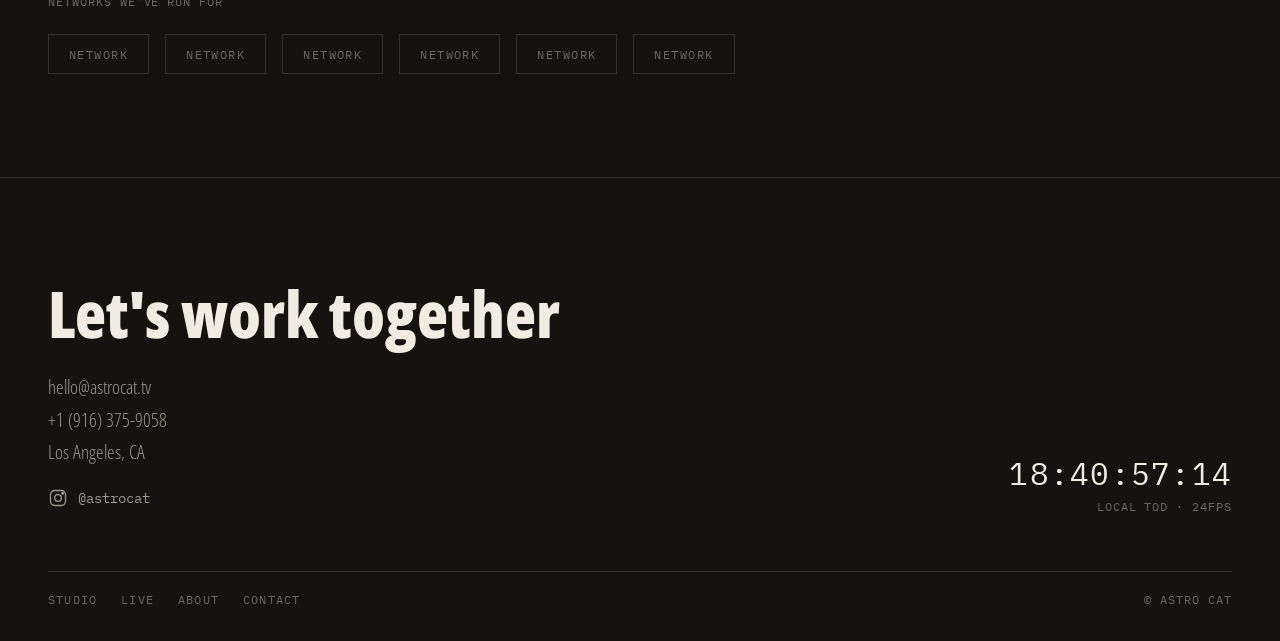
<file: live.html>
<!DOCTYPE html>
<html lang="en">
<head>
<meta charset="utf-8">
<meta name="viewport" content="width=device-width, initial-scale=1">
<title>Live — Astro Cat</title>
<meta name="description" content="Astro Cat Live: multicam broadcast, live events and streaming crews that go to air on time.">
<meta name="theme-color" content="#15130f">
<link rel="icon" href="assets/img/favicon.png">
<link rel="preconnect" href="https://fonts.googleapis.com">
<link rel="preconnect" href="https://fonts.gstatic.com" crossorigin>
<link href="https://fonts.googleapis.com/css2?family=IBM+Plex+Mono:wght@400;600&family=Open+Sans:wdth,wght@75,300;75,600;75,800&display=swap" rel="stylesheet">
<link rel="stylesheet" href="assets/css/site.css">
</head>
<body class="page-live">
<a class="skip-link" href="#main">Skip to content</a>

<header class="site-header">
  <div class="wrap">
    <a class="brand" href="index.html" aria-label="Astro Cat home">
      <span class="brand-mark"><img data-mascot src="assets/img/mascot-kowa.jpg" alt="" width="40" height="40"></span>
      <span class="brand-name">Astro Cat</span>
      <span class="brand-crew" data-mascot-name>KOWA</span>
    </a>
    <button class="nav-toggle" type="button" aria-expanded="false" aria-controls="site-nav" aria-label="Menu"><span></span></button>
    <nav id="site-nav" class="nav" aria-label="Main">
      <a class="nav-studio" href="studio.html">Studio</a>
      <a class="nav-live" href="live.html" aria-current="page">Live</a>
      <a href="about.html">About</a>
      <a href="contact.html">Contact</a>
    </nav>
  </div>
</header>

<main id="main">

  <section class="page-head">
    <div class="wrap">
      <span class="tag tag--live">Live</span>
      <h1 class="h-page">Multicam that goes to air on time.</h1>
      <p class="lede">Broadcast, live events and streams. We bring the crew, the cameras and the control room, and we’re on headsets until the last frame is out.</p>
    </div>
  </section>

  <!-- Full-bleed truck / gallery still -->
  <section class="bleed" aria-label="In the gallery">
    <div class="ph">Truck / gallery still</div>
    <div class="rec rec--live"><span class="rec-dot" aria-hidden="true"></span><span>LIVE</span><span data-timecode>00:00:00:00</span></div>
  </section>

  <section class="section" aria-labelledby="run-title">
    <div class="wrap">
      <div class="section-head"><h2 class="label" id="run-title">What we run</h2></div>
      <ol class="rows">
        <li class="row"><span class="row-num">01</span><h3 class="h-item">Multicam broadcast</h3><p>Studio and remote shows for networks, cut live and delivered to spec.</p></li>
        <li class="row"><span class="row-num">02</span><h3 class="h-item">Live events</h3><p>Concerts, conferences and launches: IMAG, record and program feeds from one crew.</p></li>
        <li class="row"><span class="row-num">03</span><h3 class="h-item">Streaming &amp; RF</h3><p>Encoding, redundancy and wireless cameras, so the signal gets out wherever the show is.</p></li>
      </ol>
    </div>
  </section>

  <!-- The one dark band on the page: it carries the numbers. Replace TBC with real specs. -->
  <section class="spec-band" aria-labelledby="spec-title">
    <div class="wrap">
      <h2 class="label" id="spec-title">Technical spec</h2>
      <dl class="spec-grid">
        <div class="spec-row"><dt>CAMERAS</dt><dd>TBC</dd></div>
        <div class="spec-row"><dt>SWITCHER</dt><dd>TBC</dd></div>
        <div class="spec-row"><dt>COMMS</dt><dd>TBC</dd></div>
        <div class="spec-row"><dt>TRANSMISSION</dt><dd>TBC</dd></div>
        <div class="spec-row"><dt>AUDIO</dt><dd>TBC</dd></div>
        <div class="spec-row"><dt>TRUCKS</dt><dd>TBC</dd></div>
      </dl>
    </div>
  </section>

  <section class="section" aria-labelledby="live-work-title">
    <div class="wrap">
      <div class="section-head"><h2 class="h-section" id="live-work-title">Live work</h2><span class="count">9 SHOWS</span></div>
      <div class="chips chips--live" data-filter-for="#live-grid" role="group" aria-label="Filter Live work">
        <button class="chip" type="button" data-filter="All" aria-pressed="true">All</button>
        <button class="chip" type="button" data-filter="Broadcast" aria-pressed="false">Broadcast</button>
        <button class="chip" type="button" data-filter="Events" aria-pressed="false">Events</button>
        <button class="chip" type="button" data-filter="Streaming" aria-pressed="false">Streaming</button>
      </div>
      <div class="work-grid" id="live-grid">
      <a class="work-card" data-tags="Broadcast">
        <div class="ph">Still</div>
        <span class="work-title">Show title</span>
        <span class="work-kind"><span class="dot dot--live"></span>Broadcast</span>
      </a>
      <a class="work-card" data-tags="Events">
        <div class="ph">Still</div>
        <span class="work-title">Event title</span>
        <span class="work-kind"><span class="dot dot--live"></span>Live event</span>
      </a>
      <a class="work-card" data-tags="Streaming">
        <div class="ph">Still</div>
        <span class="work-title">Stream title</span>
        <span class="work-kind"><span class="dot dot--live"></span>Streaming</span>
      </a>
      <a class="work-card" data-tags="Broadcast">
        <div class="ph">Still</div>
        <span class="work-title">Show title</span>
        <span class="work-kind"><span class="dot dot--live"></span>Broadcast</span>
      </a>
      <a class="work-card" data-tags="Events">
        <div class="ph">Still</div>
        <span class="work-title">Event title</span>
        <span class="work-kind"><span class="dot dot--live"></span>Live event</span>
      </a>
      <a class="work-card" data-tags="Broadcast">
        <div class="ph">Still</div>
        <span class="work-title">Show title</span>
        <span class="work-kind"><span class="dot dot--live"></span>Broadcast</span>
      </a>
      <a class="work-card" data-tags="Streaming" data-more-hidden hidden>
        <div class="ph">Still</div>
        <span class="work-title">Stream title</span>
        <span class="work-kind"><span class="dot dot--live"></span>Streaming</span>
      </a>
      <a class="work-card" data-tags="Events" data-more-hidden hidden>
        <div class="ph">Still</div>
        <span class="work-title">Event title</span>
        <span class="work-kind"><span class="dot dot--live"></span>Live event</span>
      </a>
      <a class="work-card" data-tags="Broadcast" data-more-hidden hidden>
        <div class="ph">Still</div>
        <span class="work-title">Show title</span>
        <span class="work-kind"><span class="dot dot--live"></span>Broadcast</span>
      </a>
      </div>
      <div class="grid-foot"><button class="btn btn--live" type="button" data-load-more="#live-grid" data-step="6">Load more</button></div>
    </div>
  </section>

  <section class="section" aria-labelledby="networks-title">
    <div class="wrap">
      <h2 class="label" id="networks-title">Networks we’ve run for</h2>
      <div class="logo-row">
        <span class="logo-slot">NETWORK</span><span class="logo-slot">NETWORK</span><span class="logo-slot">NETWORK</span><span class="logo-slot">NETWORK</span><span class="logo-slot">NETWORK</span><span class="logo-slot">NETWORK</span>
      </div>
    </div>
  </section>

</main>

<footer class="site-footer">
  <div class="wrap">
    <div class="footer-grid">
      <div>
        <p class="footer-cta"><a href="contact.html">Let's work together</a></p>
        <address class="contact-lines">
          <a href="mailto:hello@astrocat.tv">hello@astrocat.tv</a><br>
          <a href="tel:+19163759058">+1 (916) 375-9058</a><br>
          Los Angeles, CA
        </address>
        <a class="ig-link" href="https://instagram.com/astrocat" rel="noopener">
          <svg viewBox="0 0 24 24" fill="none" stroke="currentColor" stroke-width="1.6" aria-hidden="true"><rect x="3" y="3" width="18" height="18" rx="5"/><circle cx="12" cy="12" r="4"/><circle cx="17.5" cy="6.5" r="0.8" fill="currentColor"/></svg>
          @astrocat
        </a>
      </div>
      <div class="tod">
        <div class="tod-value" data-timecode>00:00:00:00</div>
        <p class="label">Local TOD · 24fps</p>
      </div>
    </div>
    <div class="footer-base">
      <nav class="footer-nav" aria-label="Footer">
        <a href="studio.html">Studio</a><a href="live.html">Live</a><a href="about.html">About</a><a href="contact.html">Contact</a>
      </nav>
      <p class="label">© Astro Cat</p>
    </div>
  </div>
</footer>

<script src="assets/js/site.js"></script>
</body>
</html>
</file>
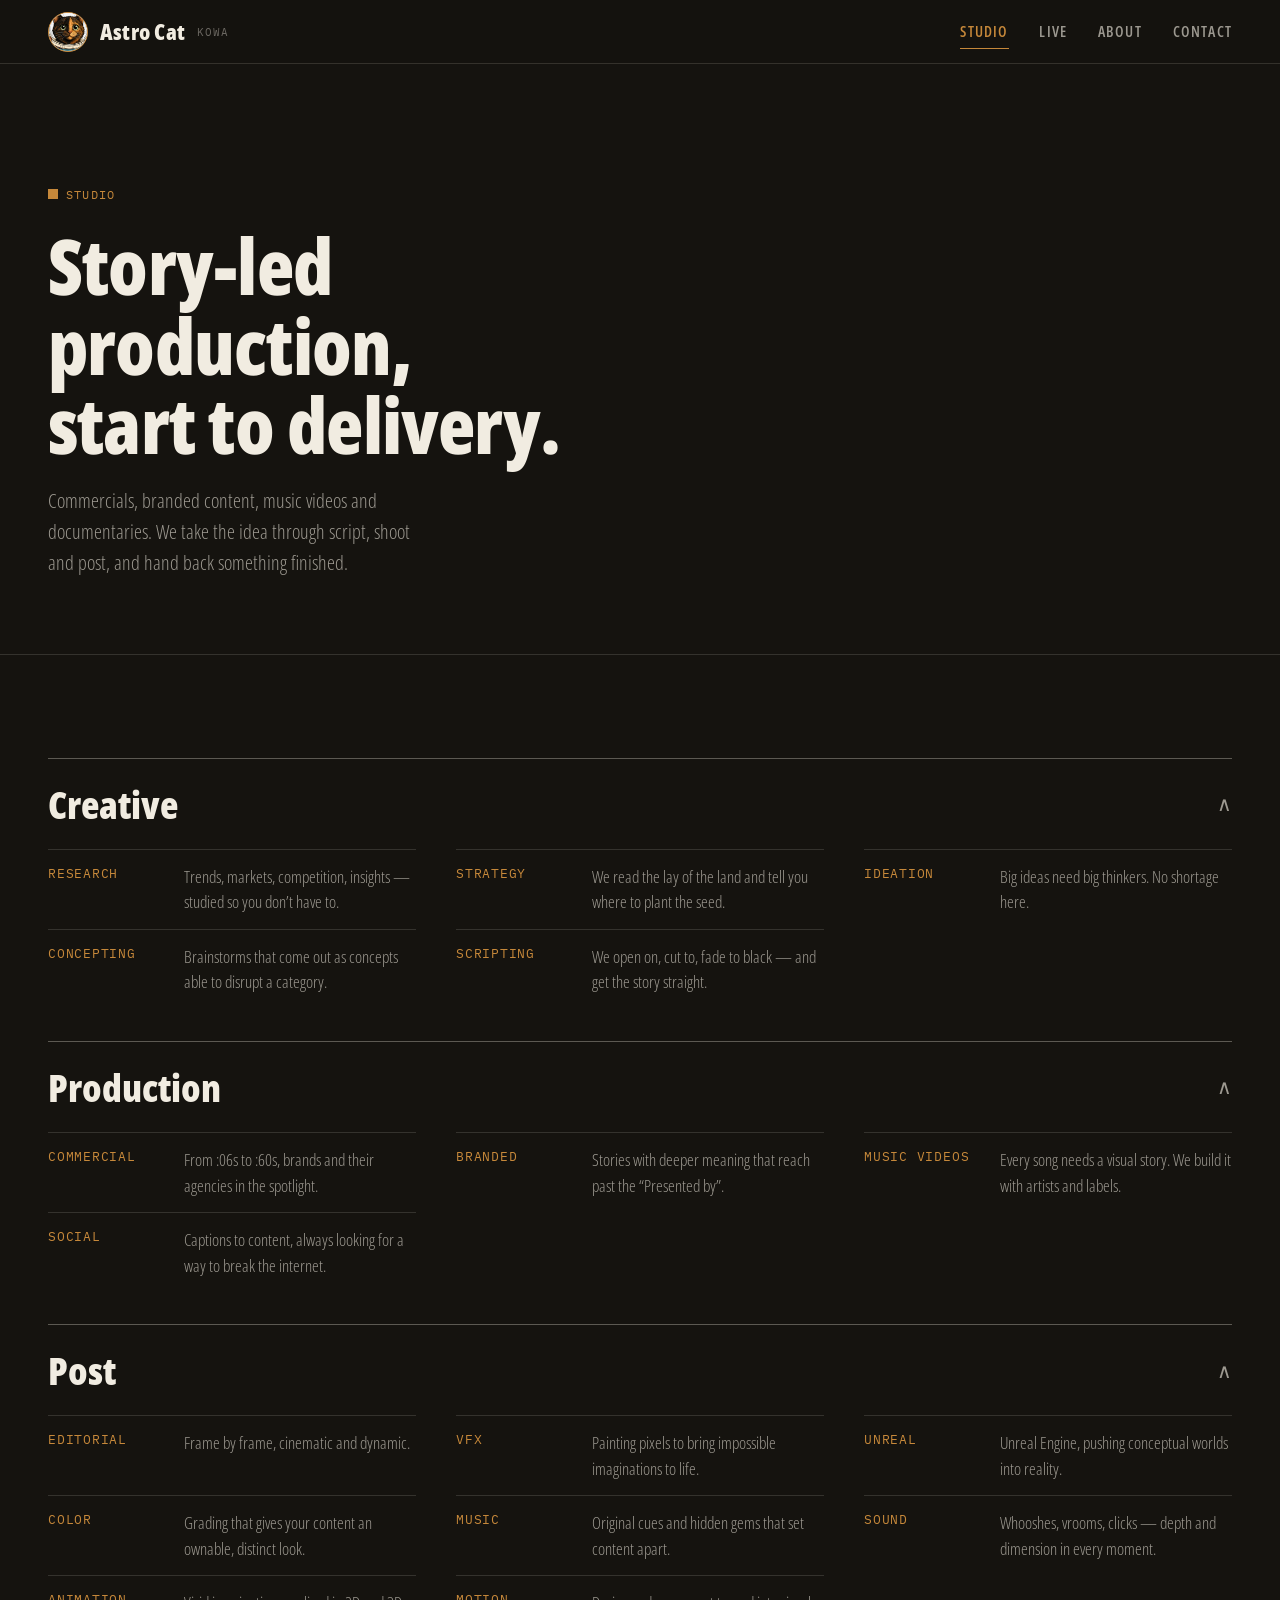
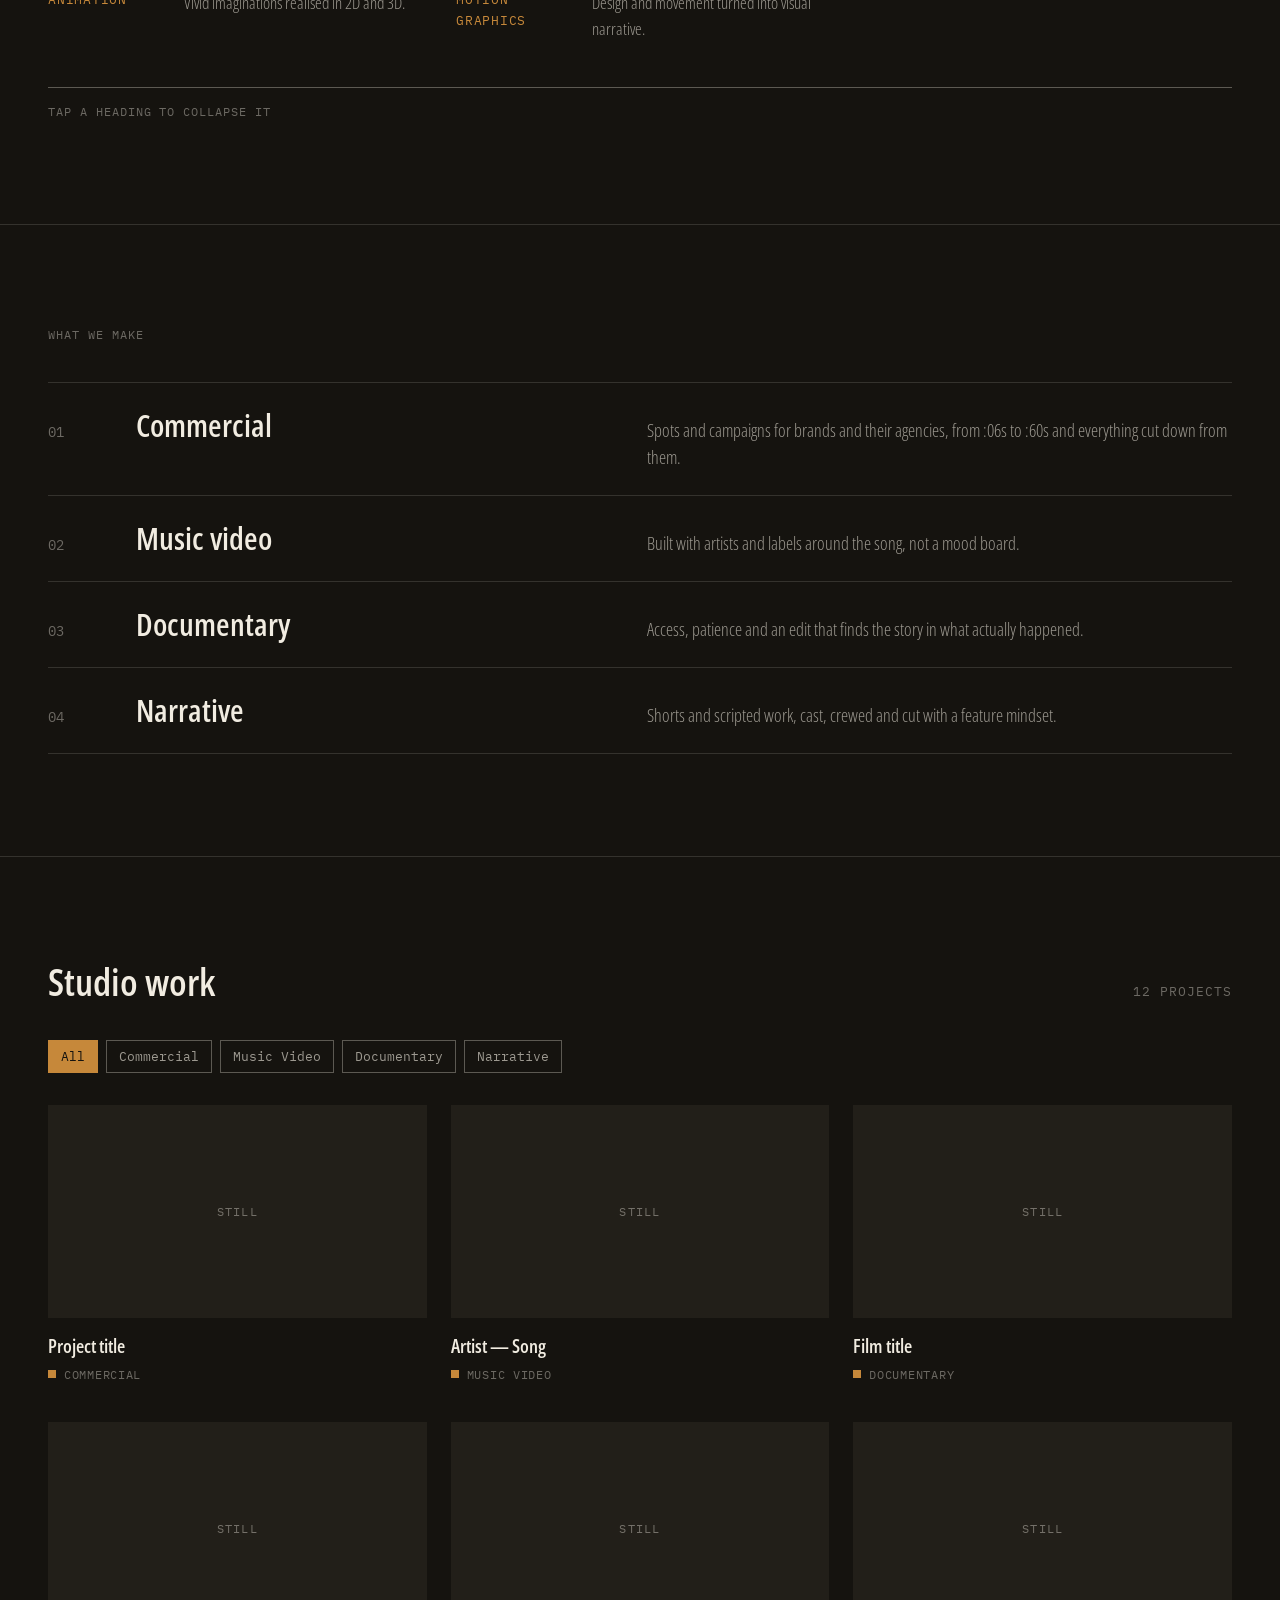
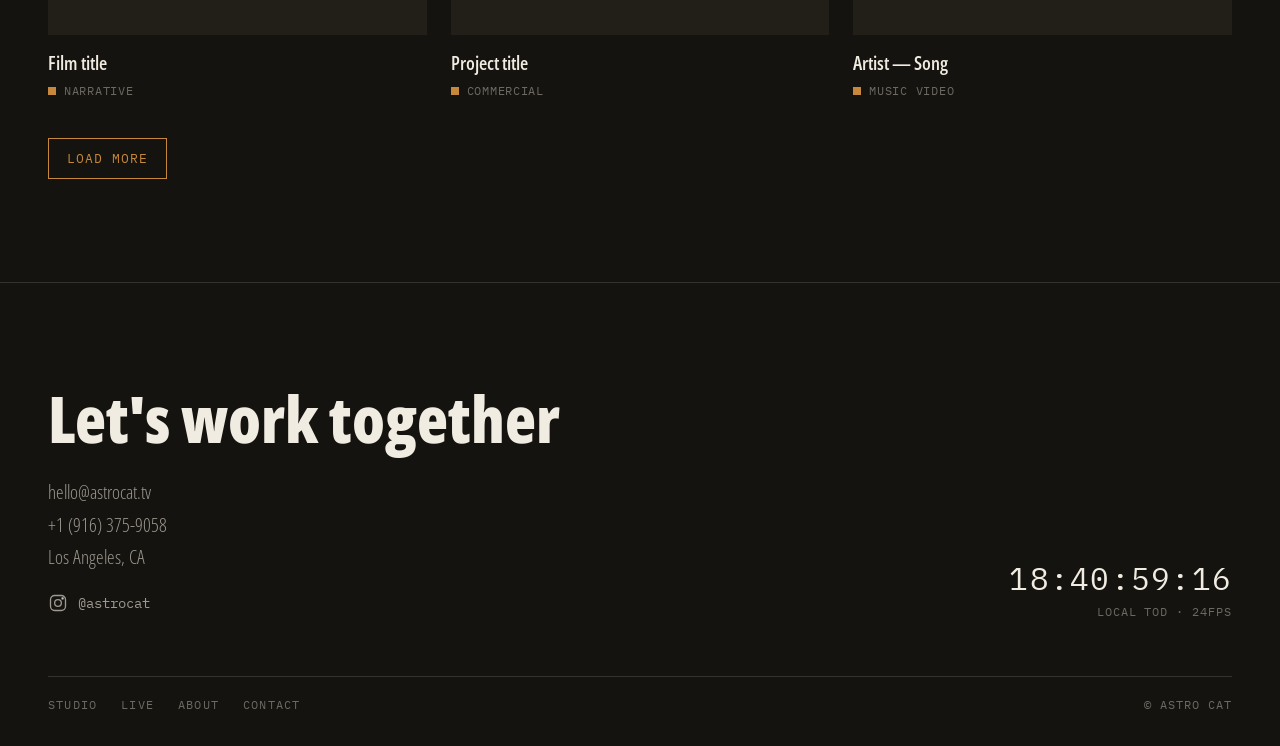
<file: studio.html>
<!DOCTYPE html>
<html lang="en">
<head>
<meta charset="utf-8">
<meta name="viewport" content="width=device-width, initial-scale=1">
<title>Studio — Astro Cat</title>
<meta name="description" content="Astro Cat Studio: story-led production for commercials, branded content, music videos and documentaries, from idea to delivery.">
<meta name="theme-color" content="#15130f">
<link rel="icon" href="assets/img/favicon.png">
<link rel="preconnect" href="https://fonts.googleapis.com">
<link rel="preconnect" href="https://fonts.gstatic.com" crossorigin>
<link href="https://fonts.googleapis.com/css2?family=IBM+Plex+Mono:wght@400;600&family=Open+Sans:wdth,wght@75,300;75,600;75,800&display=swap" rel="stylesheet">
<link rel="stylesheet" href="assets/css/site.css">
</head>
<body class="page-studio">
<a class="skip-link" href="#main">Skip to content</a>

<header class="site-header">
  <div class="wrap">
    <a class="brand" href="index.html" aria-label="Astro Cat home">
      <span class="brand-mark"><img data-mascot src="assets/img/mascot-kowa.jpg" alt="" width="40" height="40"></span>
      <span class="brand-name">Astro Cat</span>
      <span class="brand-crew" data-mascot-name>KOWA</span>
    </a>
    <button class="nav-toggle" type="button" aria-expanded="false" aria-controls="site-nav" aria-label="Menu"><span></span></button>
    <nav id="site-nav" class="nav" aria-label="Main">
      <a class="nav-studio" href="studio.html" aria-current="page">Studio</a>
      <a class="nav-live" href="live.html">Live</a>
      <a href="about.html">About</a>
      <a href="contact.html">Contact</a>
    </nav>
  </div>
</header>

<main id="main">

  <section class="page-head">
    <div class="wrap">
      <span class="tag tag--studio">Studio</span>
      <h1 class="h-page">Story-led production, start to delivery.</h1>
      <p class="lede">Commercials, branded content, music videos and documentaries. We take the idea through script, shoot and post, and hand back something finished.</p>
    </div>
  </section>

  <section class="section" aria-label="Capabilities">
    <div class="wrap">
    <div class="cap-group">
      <button class="cap-toggle" type="button" aria-expanded="true" aria-controls="cap-creative"><span class="h-section">Creative</span><span class="cap-caret" aria-hidden="true">∧</span></button>
      <dl class="cap-items" id="cap-creative">
          <div class="cap-item"><dt>RESEARCH</dt><dd>Trends, markets, competition, insights — studied so you don’t have to.</dd></div>
          <div class="cap-item"><dt>STRATEGY</dt><dd>We read the lay of the land and tell you where to plant the seed.</dd></div>
          <div class="cap-item"><dt>IDEATION</dt><dd>Big ideas need big thinkers. No shortage here.</dd></div>
          <div class="cap-item"><dt>CONCEPTING</dt><dd>Brainstorms that come out as concepts able to disrupt a category.</dd></div>
          <div class="cap-item"><dt>SCRIPTING</dt><dd>We open on, cut to, fade to black — and get the story straight.</dd></div>
      </dl>
    </div>
    <div class="cap-group">
      <button class="cap-toggle" type="button" aria-expanded="true" aria-controls="cap-production"><span class="h-section">Production</span><span class="cap-caret" aria-hidden="true">∧</span></button>
      <dl class="cap-items" id="cap-production">
          <div class="cap-item"><dt>COMMERCIAL</dt><dd>From :06s to :60s, brands and their agencies in the spotlight.</dd></div>
          <div class="cap-item"><dt>BRANDED</dt><dd>Stories with deeper meaning that reach past the “Presented by”.</dd></div>
          <div class="cap-item"><dt>MUSIC VIDEOS</dt><dd>Every song needs a visual story. We build it with artists and labels.</dd></div>
          <div class="cap-item"><dt>SOCIAL</dt><dd>Captions to content, always looking for a way to break the internet.</dd></div>
      </dl>
    </div>
    <div class="cap-group">
      <button class="cap-toggle" type="button" aria-expanded="true" aria-controls="cap-post"><span class="h-section">Post</span><span class="cap-caret" aria-hidden="true">∧</span></button>
      <dl class="cap-items" id="cap-post">
          <div class="cap-item"><dt>EDITORIAL</dt><dd>Frame by frame, cinematic and dynamic.</dd></div>
          <div class="cap-item"><dt>VFX</dt><dd>Painting pixels to bring impossible imaginations to life.</dd></div>
          <div class="cap-item"><dt>UNREAL</dt><dd>Unreal Engine, pushing conceptual worlds into reality.</dd></div>
          <div class="cap-item"><dt>COLOR</dt><dd>Grading that gives your content an ownable, distinct look.</dd></div>
          <div class="cap-item"><dt>MUSIC</dt><dd>Original cues and hidden gems that set content apart.</dd></div>
          <div class="cap-item"><dt>SOUND</dt><dd>Whooshes, vrooms, clicks — depth and dimension in every moment.</dd></div>
          <div class="cap-item"><dt>ANIMATION</dt><dd>Vivid imaginations realised in 2D and 3D.</dd></div>
          <div class="cap-item"><dt>MOTION GRAPHICS</dt><dd>Design and movement turned into visual narrative.</dd></div>
      </dl>
    </div>
      <p class="label section-note">Tap a heading to collapse it</p>
    </div>
  </section>

  <section class="section" aria-labelledby="make-title">
    <div class="wrap">
      <div class="section-head"><h2 class="label" id="make-title">What we make</h2></div>
      <ol class="rows">
        <li class="row"><span class="row-num">01</span><h3 class="h-item">Commercial</h3><p>Spots and campaigns for brands and their agencies, from :06s to :60s and everything cut down from them.</p></li>
        <li class="row"><span class="row-num">02</span><h3 class="h-item">Music video</h3><p>Built with artists and labels around the song, not a mood board.</p></li>
        <li class="row"><span class="row-num">03</span><h3 class="h-item">Documentary</h3><p>Access, patience and an edit that finds the story in what actually happened.</p></li>
        <li class="row"><span class="row-num">04</span><h3 class="h-item">Narrative</h3><p>Shorts and scripted work, cast, crewed and cut with a feature mindset.</p></li>
      </ol>
    </div>
  </section>

  <section class="section" aria-labelledby="studio-work-title">
    <div class="wrap">
      <div class="section-head"><h2 class="h-section" id="studio-work-title">Studio work</h2><span class="count">12 PROJECTS</span></div>
      <div class="chips chips--studio" data-filter-for="#studio-grid" role="group" aria-label="Filter Studio work">
        <button class="chip" type="button" data-filter="All" aria-pressed="true">All</button>
        <button class="chip" type="button" data-filter="Commercial" aria-pressed="false">Commercial</button>
        <button class="chip" type="button" data-filter="Music Video" aria-pressed="false">Music Video</button>
        <button class="chip" type="button" data-filter="Documentary" aria-pressed="false">Documentary</button>
        <button class="chip" type="button" data-filter="Narrative" aria-pressed="false">Narrative</button>
      </div>
      <div class="work-grid" id="studio-grid">
      <a class="work-card" data-tags="Commercial">
        <div class="ph">Still</div>
        <span class="work-title">Project title</span>
        <span class="work-kind"><span class="dot dot--studio"></span>Commercial</span>
      </a>
      <a class="work-card" data-tags="Music-Video">
        <div class="ph">Still</div>
        <span class="work-title">Artist — Song</span>
        <span class="work-kind"><span class="dot dot--studio"></span>Music video</span>
      </a>
      <a class="work-card" data-tags="Documentary">
        <div class="ph">Still</div>
        <span class="work-title">Film title</span>
        <span class="work-kind"><span class="dot dot--studio"></span>Documentary</span>
      </a>
      <a class="work-card" data-tags="Narrative">
        <div class="ph">Still</div>
        <span class="work-title">Film title</span>
        <span class="work-kind"><span class="dot dot--studio"></span>Narrative</span>
      </a>
      <a class="work-card" data-tags="Commercial">
        <div class="ph">Still</div>
        <span class="work-title">Project title</span>
        <span class="work-kind"><span class="dot dot--studio"></span>Commercial</span>
      </a>
      <a class="work-card" data-tags="Music-Video">
        <div class="ph">Still</div>
        <span class="work-title">Artist — Song</span>
        <span class="work-kind"><span class="dot dot--studio"></span>Music video</span>
      </a>
      <a class="work-card" data-tags="Documentary" data-more-hidden hidden>
        <div class="ph">Still</div>
        <span class="work-title">Film title</span>
        <span class="work-kind"><span class="dot dot--studio"></span>Documentary</span>
      </a>
      <a class="work-card" data-tags="Commercial" data-more-hidden hidden>
        <div class="ph">Still</div>
        <span class="work-title">Project title</span>
        <span class="work-kind"><span class="dot dot--studio"></span>Commercial</span>
      </a>
      <a class="work-card" data-tags="Narrative" data-more-hidden hidden>
        <div class="ph">Still</div>
        <span class="work-title">Film title</span>
        <span class="work-kind"><span class="dot dot--studio"></span>Narrative</span>
      </a>
      <a class="work-card" data-tags="Music-Video" data-more-hidden hidden>
        <div class="ph">Still</div>
        <span class="work-title">Artist — Song</span>
        <span class="work-kind"><span class="dot dot--studio"></span>Music video</span>
      </a>
      <a class="work-card" data-tags="Commercial" data-more-hidden hidden>
        <div class="ph">Still</div>
        <span class="work-title">Project title</span>
        <span class="work-kind"><span class="dot dot--studio"></span>Commercial</span>
      </a>
      <a class="work-card" data-tags="Documentary" data-more-hidden hidden>
        <div class="ph">Still</div>
        <span class="work-title">Film title</span>
        <span class="work-kind"><span class="dot dot--studio"></span>Documentary</span>
      </a>
      </div>
      <div class="grid-foot"><button class="btn btn--studio" type="button" data-load-more="#studio-grid" data-step="6">Load more</button></div>
    </div>
  </section>

</main>

<footer class="site-footer">
  <div class="wrap">
    <div class="footer-grid">
      <div>
        <p class="footer-cta"><a href="contact.html">Let's work together</a></p>
        <address class="contact-lines">
          <a href="mailto:hello@astrocat.tv">hello@astrocat.tv</a><br>
          <a href="tel:+19163759058">+1 (916) 375-9058</a><br>
          Los Angeles, CA
        </address>
        <a class="ig-link" href="https://instagram.com/astrocat" rel="noopener">
          <svg viewBox="0 0 24 24" fill="none" stroke="currentColor" stroke-width="1.6" aria-hidden="true"><rect x="3" y="3" width="18" height="18" rx="5"/><circle cx="12" cy="12" r="4"/><circle cx="17.5" cy="6.5" r="0.8" fill="currentColor"/></svg>
          @astrocat
        </a>
      </div>
      <div class="tod">
        <div class="tod-value" data-timecode>00:00:00:00</div>
        <p class="label">Local TOD · 24fps</p>
      </div>
    </div>
    <div class="footer-base">
      <nav class="footer-nav" aria-label="Footer">
        <a href="studio.html">Studio</a><a href="live.html">Live</a><a href="about.html">About</a><a href="contact.html">Contact</a>
      </nav>
      <p class="label">© Astro Cat</p>
    </div>
  </div>
</footer>

<script src="assets/js/site.js"></script>
</body>
</html>
</file>
<file: assets/css/site.css>
/* Astro Cat — shared styles for all five pages.
   Palette: warm near-black ground, off-white text, amber = Studio, cyan = Live.
   Type: Open Sans Condensed (800 / 600 / 300), IBM Plex Mono for timecode, stats and labels. */

:root {
  --bg: #15130f;
  --bg-raised: #1c1a15;
  --bg-sunk: #0f0e0b;
  --placeholder: #221f19;
  --text: #f1ece1;
  --text-muted: rgba(241, 236, 225, 0.62);
  --text-faint: rgba(241, 236, 225, 0.4);
  --rule: rgba(241, 236, 225, 0.14);
  --rule-strong: rgba(241, 236, 225, 0.32);
  --studio: #c6883a;
  --live: #2b9aae;

  --font: 'Open Sans', system-ui, sans-serif;
  --mono: 'IBM Plex Mono', ui-monospace, monospace;
  --w-head: 800;
  --w-sub: 600;
  --w-body: 300;

  --gutter: clamp(16px, 4vw, 48px);
  --max: 1440px;
  --header-h: 64px;
  --ease: cubic-bezier(0.2, 0.7, 0.2, 1);
  /* Left edge of .wrap content, for full-bleed rows that must line up with it */
  --inset: max(var(--gutter), calc((100vw - var(--max)) / 2 + var(--gutter)));
}

*, *::before, *::after { box-sizing: border-box; }

html { -webkit-text-size-adjust: 100%; scroll-padding-top: var(--header-h); }

body {
  margin: 0;
  background: var(--bg);
  color: var(--text);
  font-family: var(--font);
  font-stretch: 75%;
  font-weight: var(--w-body);
  font-size: 18px;
  line-height: 1.5;
  -webkit-font-smoothing: antialiased;
}

img { display: block; max-width: 100%; }
a { color: inherit; text-decoration: none; }
button { font: inherit; color: inherit; background: none; border: 0; padding: 0; cursor: pointer; }

::selection { background: var(--studio); color: var(--bg); }

:focus-visible { outline: 2px solid var(--text); outline-offset: 3px; }

.skip-link {
  position: absolute; left: 12px; top: -48px; z-index: 100;
  background: var(--text); color: var(--bg); padding: 8px 12px;
  font: 400 13px var(--mono);
}
.skip-link:focus { top: 12px; }

.wrap { max-width: var(--max); margin: 0 auto; padding: 0 var(--gutter); }

/* ---------- Type helpers ---------- */

.h-display { font-weight: var(--w-head); font-size: clamp(40px, 7vw, 104px); line-height: 1.02; letter-spacing: -0.01em; margin: 0; text-wrap: balance; }
.h-page { font-weight: var(--w-head); font-size: clamp(38px, 6vw, 88px); line-height: 1.04; letter-spacing: -0.01em; margin: 0; max-width: 16ch; text-wrap: balance; }
.h-section { font-weight: var(--w-sub); font-size: clamp(26px, 3vw, 40px); line-height: 1.1; margin: 0; }
.h-item { font-weight: var(--w-sub); font-size: clamp(20px, 1.8vw, 26px); line-height: 1.2; margin: 0; }
.lede { font-size: clamp(19px, 1.6vw, 23px); line-height: 1.5; color: var(--text-muted); max-width: 46ch; margin: 20px 0 0; }
.label { font: 400 12px/1.4 var(--mono); letter-spacing: 0.08em; text-transform: uppercase; color: var(--text-faint); margin: 0; }
.mono { font-family: var(--mono); font-stretch: normal; }

.tag { display: inline-flex; align-items: center; gap: 8px; font: 400 12px var(--mono); letter-spacing: 0.1em; text-transform: uppercase; }
.tag::before { content: ''; width: 10px; height: 10px; background: currentColor; }
.tag--studio { color: var(--studio); }
.tag--live { color: var(--live); }

/* ---------- Buttons ---------- */

.btn {
  display: inline-flex; align-items: center; gap: 10px;
  padding: 11px 18px;
  border: 1px solid var(--rule-strong);
  font: 400 13px var(--mono); letter-spacing: 0.08em; text-transform: uppercase;
  transition: background-color 0.2s, color 0.2s, border-color 0.2s;
}
.btn:hover { background: var(--text); color: var(--bg); border-color: var(--text); }
.btn--studio { border-color: var(--studio); color: var(--studio); }
.btn--studio:hover { background: var(--studio); border-color: var(--studio); color: var(--bg); }
.btn--live { border-color: var(--live); color: var(--live); }
.btn--live:hover { background: var(--live); border-color: var(--live); color: var(--bg); }

/* ---------- Header / nav ---------- */

.site-header {
  position: sticky; top: 0; z-index: 50;
  height: var(--header-h);
  background: rgba(21, 19, 15, 0.92);
  border-bottom: 1px solid var(--rule);
  transition: background-color 0.3s, border-color 0.3s;
}
@supports (backdrop-filter: blur(8px)) {
  .site-header { background: rgba(21, 19, 15, 0.78); backdrop-filter: blur(10px); }
}
/* Home: the header floats over the showreel until you scroll. */
.page-home .site-header:not(.is-scrolled) { background: transparent; backdrop-filter: none; border-bottom-color: rgba(241, 236, 225, 0.2); }

.site-header .wrap { height: 100%; display: flex; align-items: center; justify-content: space-between; gap: 16px; }

.brand { display: flex; align-items: center; gap: 12px; }
.brand-mark {
  width: 40px; height: 40px; flex: none;
  border-radius: 50%; overflow: hidden;
  border: 1.5px solid var(--studio);
  background: #fff;
}
.brand-mark img { width: 150%; height: 150%; max-width: none; object-fit: cover; object-position: 50% 18%; margin: -8% 0 0 -25%; }
.brand-name { font-weight: var(--w-head); font-size: 22px; letter-spacing: 0.01em; }
.brand-crew { font: 400 11px var(--mono); letter-spacing: 0.1em; color: var(--text-faint); }

.nav { display: flex; gap: clamp(16px, 2.4vw, 32px); }
.nav a {
  font-weight: var(--w-sub); font-size: 15px; letter-spacing: 0.08em; text-transform: uppercase;
  color: var(--text-muted);
  padding: 6px 0; border-bottom: 1px solid transparent;
  transition: color 0.2s, border-color 0.2s;
}
.nav a:hover { color: var(--text); }
.nav a[aria-current="page"] { color: var(--text); border-bottom-color: var(--text); }
.nav a.nav-studio[aria-current="page"], .nav a.nav-studio:hover { color: var(--studio); border-bottom-color: var(--studio); }
.nav a.nav-live[aria-current="page"], .nav a.nav-live:hover { color: var(--live); border-bottom-color: var(--live); }

.nav-toggle { display: none; width: 40px; height: 40px; align-items: center; justify-content: center; }
.nav-toggle span, .nav-toggle span::before, .nav-toggle span::after { display: block; width: 22px; height: 1.5px; background: var(--text); position: relative; transition: transform 0.25s var(--ease); }
.nav-toggle span::before, .nav-toggle span::after { content: ''; position: absolute; left: 0; }
.nav-toggle span::before { top: -7px; }
.nav-toggle span::after { top: 7px; }
.nav-open .nav-toggle span { background: transparent; }
.nav-open .nav-toggle span::before { transform: translateY(7px) rotate(45deg); }
.nav-open .nav-toggle span::after { transform: translateY(-7px) rotate(-45deg); }

@media (max-width: 720px) {
  .brand-crew { display: none; }
  .nav-toggle { display: inline-flex; }
  .nav {
    position: fixed; inset: var(--header-h) 0 auto 0;
    flex-direction: column; gap: 0;
    background: var(--bg); border-bottom: 1px solid var(--rule);
    padding: 8px var(--gutter) 20px;
    transform: translateY(-8px); opacity: 0; visibility: hidden;
    transition: opacity 0.2s, transform 0.2s var(--ease), visibility 0.2s;
  }
  .nav a { font-size: 24px; padding: 12px 0; border-bottom: 1px solid var(--rule); }
  .nav-open .nav { transform: none; opacity: 1; visibility: visible; }
  .page-home .nav-open.site-header:not(.is-scrolled) { background: var(--bg); }
}

/* ---------- Media placeholders (swap for real stills / video later) ---------- */

.ph {
  position: relative;
  background: var(--placeholder);
  display: flex; align-items: center; justify-content: center;
  color: var(--text-faint);
  font: 400 12px var(--mono); letter-spacing: 0.1em; text-transform: uppercase;
  overflow: hidden;
}
.ph img, .ph video { position: absolute; inset: 0; width: 100%; height: 100%; object-fit: cover; }

/* ---------- Timecode chip ---------- */

.rec {
  display: inline-flex; align-items: center; gap: 10px;
  padding: 6px 10px;
  background: rgba(15, 14, 11, 0.72);
  border: 1px solid var(--rule);
  font: 400 14px var(--mono); letter-spacing: 0.06em;
  font-variant-numeric: tabular-nums;
}
.rec-dot { width: 8px; height: 8px; border-radius: 50%; background: #d8483a; animation: blink 1s steps(1) infinite; }
.rec--live .rec-dot { background: var(--live); }
@keyframes blink { 50% { opacity: 0.2; } }

/* ---------- Sections ---------- */

.section { padding: clamp(56px, 8vw, 112px) 0; border-bottom: 1px solid var(--rule); }
.section-head { display: flex; align-items: baseline; justify-content: space-between; gap: 16px; margin-bottom: clamp(24px, 3vw, 40px); }
.scroll-hint { margin-top: 16px; }

/* Page header used by Studio, Live, About, Contact */
.page-head { padding: clamp(56px, 9vw, 128px) 0 clamp(48px, 6vw, 88px); border-bottom: 1px solid var(--rule); }
.page-head .tag, .page-head .label { margin-bottom: 24px; }

/* ---------- Home: hero ---------- */

.hero {
  position: relative;
  margin-top: calc(-1 * var(--header-h));
  min-height: min(92vh, 900px);
  display: flex; align-items: flex-end;
  border-bottom: 1px solid var(--rule);
}
.hero .ph { position: absolute; inset: 0; }
.hero .ph::after { content: ''; position: absolute; inset: 0; background: rgba(15, 14, 11, 0.35); }
.hero-copy { position: relative; z-index: 1; width: 100%; padding-top: calc(var(--header-h) + 48px); padding-bottom: clamp(40px, 6vw, 80px); }
.hero-copy .rec { margin-bottom: 24px; }
.hero-copy .h-display { max-width: 13ch; }
.hero-note { position: absolute; top: 50%; left: 50%; transform: translate(-50%, -50%); z-index: 0; }

/* ---------- Hover split (Studio / Live, About) ---------- */

.split { display: flex; align-items: stretch; border-bottom: 1px solid var(--rule); }
.split > * { flex: 1 1 0%; min-width: 0; transition: flex-grow 0.45s var(--ease); }
.split > * + * { border-left: 1px solid var(--rule); }
@media (hover: hover) and (min-width: 821px) {
  .split:hover > * { flex-grow: 0.8; }
  .split:hover > *:hover { flex-grow: 1.2; }
}

.door { display: flex; flex-direction: column; gap: 20px; padding: clamp(28px, 4vw, 56px) var(--gutter); overflow: hidden; }
.door .ph { aspect-ratio: 16 / 9; }
.door-copy { max-width: 44ch; color: var(--text-muted); margin: 0; }
.door .btn { align-self: flex-start; margin-top: auto; }
.door--studio .h-item { color: var(--text); }
.door--studio:hover .ph { outline: 1px solid var(--studio); outline-offset: -1px; }
.door--live:hover .ph { outline: 1px solid var(--live); outline-offset: -1px; }

@media (max-width: 820px) {
  .split { flex-direction: column; }
  .split > * + * { border-left: 0; border-top: 1px solid var(--rule); }
}

/* ---------- Marquee ---------- */

.marquee { overflow: hidden; padding: 40px 0; border-bottom: 1px solid var(--rule); }
.marquee .label { padding: 0 var(--inset); margin-bottom: 24px; }
.marquee-track { display: flex; width: max-content; animation: marquee 40s linear infinite; }
.marquee-set { display: flex; align-items: center; gap: 56px; padding-right: 56px; }
.logo-slot {
  height: 40px; padding: 0 20px; display: flex; align-items: center;
  border: 1px solid var(--rule);
  font: 400 12px var(--mono); letter-spacing: 0.12em; color: var(--text-faint); white-space: nowrap;
}
@keyframes marquee { to { transform: translateX(-50%); } }

/* ---------- Horizontal rails (recent work, how we work) ---------- */

.rail {
  display: flex; gap: 16px;
  overflow-x: auto; overscroll-behavior-x: contain;
  scroll-snap-type: x proximity;
  padding: 0 var(--inset) 16px;
  scroll-padding-inline: var(--inset);
  scrollbar-width: thin; scrollbar-color: var(--rule-strong) transparent;
  cursor: grab;
}
.rail.is-dragging { cursor: grabbing; scroll-snap-type: none; }
.rail.is-dragging * { pointer-events: none; }
.rail > * { scroll-snap-align: start; }

.work-tile { flex: 0 0 clamp(260px, 30vw, 440px); }
.work-tile .ph { aspect-ratio: 16 / 9; }
.work-meta { display: flex; align-items: center; gap: 10px; margin-top: 12px; }
.work-meta .dot { width: 10px; height: 10px; flex: none; }
.work-title { font-weight: var(--w-sub); font-size: 19px; }
.work-kind { font: 400 12px var(--mono); color: var(--text-faint); letter-spacing: 0.06em; text-transform: uppercase; margin-left: auto; white-space: nowrap; }
.dot--studio { background: var(--studio); }
.dot--live { background: var(--live); }
.work-tile[hidden], .work-card[hidden] { display: none; }

.chips { display: flex; flex-wrap: wrap; gap: 8px; }
.chip {
  padding: 7px 12px;
  border: 1px solid var(--rule-strong);
  font: 400 13px var(--mono); color: var(--text-muted);
  transition: background-color 0.2s, color 0.2s, border-color 0.2s;
}
.chip:hover { color: var(--text); border-color: var(--text); }
.chip[aria-pressed="true"] { background: var(--text); border-color: var(--text); color: var(--bg); }
.chips--studio .chip[aria-pressed="true"] { background: var(--studio); border-color: var(--studio); }
.chips--live .chip[aria-pressed="true"] { background: var(--live); border-color: var(--live); }
.recent .chips { padding: 0 var(--inset); margin-top: 24px; }

.step { flex: 0 0 clamp(240px, 22vw, 300px); border-top: 1px solid var(--text); padding-top: 16px; }
.step-num { font: 400 13px var(--mono); color: var(--text-faint); }
.step .h-item { margin: 10px 0 10px; }
.step p { margin: 0; color: var(--text-muted); font-size: 17px; }

/* ---------- About teaser (home) ---------- */

.about-pane { padding: clamp(32px, 5vw, 64px) var(--gutter); display: flex; flex-direction: column; gap: 20px; }
.about-pane p { margin: 0; color: var(--text-muted); max-width: 48ch; }
.about-pane .btn { align-self: flex-start; }
.about-photo { min-height: 360px; }

/* ---------- Footer ---------- */

.site-footer { padding: clamp(56px, 8vw, 104px) 0 32px; }
.footer-grid { display: flex; justify-content: space-between; align-items: flex-end; gap: 32px; flex-wrap: wrap; }
.footer-cta { font-weight: var(--w-head); font-size: clamp(36px, 5vw, 72px); line-height: 1.05; margin: 0 0 24px; }
.footer-cta a { transition: color 0.2s; }
.footer-cta a:hover { color: var(--studio); }
.contact-lines { font-size: 19px; line-height: 1.7; color: var(--text-muted); margin: 0; font-style: normal; }
.contact-lines a:hover { color: var(--text); }
.ig-link { display: inline-flex; align-items: center; gap: 10px; margin-top: 20px; color: var(--text-muted); font: 400 14px var(--mono); }
.ig-link:hover { color: var(--text); }
.ig-link svg { width: 20px; height: 20px; }
.tod { text-align: right; }
.tod-value { font: 400 clamp(22px, 2.4vw, 32px) var(--mono); letter-spacing: 0.04em; font-variant-numeric: tabular-nums; }
.tod .label { margin-top: 6px; }
.footer-base { display: flex; justify-content: space-between; gap: 16px; flex-wrap: wrap; margin-top: 56px; padding-top: 20px; border-top: 1px solid var(--rule); }
.footer-nav { display: flex; gap: 24px; }
.footer-nav a { font: 400 12px var(--mono); letter-spacing: 0.1em; text-transform: uppercase; color: var(--text-faint); }
.footer-nav a:hover { color: var(--text); }

@media (max-width: 620px) { .tod { text-align: left; } }

/* ---------- Studio: capability accordion ---------- */

.cap-group { border-top: 1px solid var(--rule-strong); }
.cap-group:last-of-type { border-bottom: 1px solid var(--rule-strong); }
.cap-toggle { width: 100%; display: flex; align-items: center; justify-content: space-between; gap: 16px; padding: 24px 0; text-align: left; }
.cap-toggle .h-section { font-weight: var(--w-head); }
.cap-caret { font: 400 20px var(--mono); color: var(--text-muted); transition: transform 0.3s var(--ease); }
.cap-toggle[aria-expanded="false"] .cap-caret { transform: rotate(180deg); }
.cap-toggle:hover .cap-caret { color: var(--studio); }
.cap-items { display: grid; grid-template-columns: repeat(auto-fill, minmax(320px, 1fr)); gap: 0 40px; padding-bottom: 32px; margin: 0; }
.cap-items[hidden] { display: none; }
.cap-item { display: grid; grid-template-columns: minmax(120px, 11ch) 1fr; gap: 16px; padding: 14px 0; border-top: 1px solid var(--rule); }
.cap-item dt { font: 400 13px/1.6 var(--mono); letter-spacing: 0.06em; color: var(--studio); }
.cap-item dd { margin: 0; color: var(--text-muted); font-size: 17px; }
.section-note { margin-top: 16px; }

/* ---------- Numbered rows (What we make / What we run) ---------- */

.rows { list-style: none; margin: 0; padding: 0; }
.row { display: grid; grid-template-columns: 64px 1fr minmax(0, 1.2fr); gap: 24px; align-items: baseline; padding: 24px 0; border-top: 1px solid var(--rule); }
.row:last-child { border-bottom: 1px solid var(--rule); }
.row-num { font: 400 14px var(--mono); color: var(--text-faint); }
.row .h-item { font-size: clamp(24px, 2.4vw, 34px); font-weight: var(--w-sub); }
.row p { margin: 0; color: var(--text-muted); }
@media (max-width: 720px) {
  .row { grid-template-columns: 40px 1fr; }
  .row p { grid-column: 2; }
}

/* ---------- Work grids (Studio, Live) ---------- */

.work-grid { display: grid; grid-template-columns: repeat(auto-fill, minmax(min(100%, 340px), 1fr)); gap: 40px 24px; margin-top: 32px; }
.work-card .ph { aspect-ratio: 16 / 9; transition: outline-color 0.2s; outline: 1px solid transparent; outline-offset: -1px; }
.work-card:hover .ph { outline-color: var(--text); }
.work-card .work-title { display: block; margin-top: 14px; }
.work-card .work-kind { display: flex; align-items: center; gap: 8px; margin: 6px 0 0; }
.work-card .dot { width: 8px; height: 8px; flex: none; }
.grid-foot { display: flex; align-items: center; gap: 24px; margin-top: 40px; flex-wrap: wrap; }
.count { font: 400 13px var(--mono); color: var(--text-faint); letter-spacing: 0.08em; }

/* ---------- Live: full-bleed still, spec band ---------- */

.bleed { position: relative; width: 100%; aspect-ratio: 21 / 9; min-height: 280px; border-bottom: 1px solid var(--rule); }
.bleed .ph { position: absolute; inset: 0; }
.bleed .rec { position: absolute; left: var(--gutter); bottom: 24px; z-index: 1; }

.spec-band { background: var(--bg-sunk); border-top: 1px solid var(--live); border-bottom: 1px solid var(--live); padding: clamp(56px, 7vw, 96px) 0; }
.spec-grid { display: grid; grid-template-columns: repeat(auto-fit, minmax(min(100%, 380px), 1fr)); gap: 0 56px; margin: 32px 0 0; }
.spec-row { display: flex; justify-content: space-between; align-items: baseline; gap: 24px; padding: 18px 0; border-bottom: 1px solid var(--rule); }
.spec-row dt { font: 400 13px var(--mono); letter-spacing: 0.1em; color: var(--text-faint); }
.spec-row dd { margin: 0; font: 400 clamp(18px, 1.6vw, 22px) var(--mono); color: var(--live); text-align: right; font-variant-numeric: tabular-nums; }

.logo-row { display: flex; flex-wrap: wrap; gap: 16px; margin-top: 24px; }

/* ---------- About ---------- */

.story { display: grid; grid-template-columns: repeat(auto-fit, minmax(min(100%, 380px), 1fr)); gap: 32px 56px; }
.story p { margin: 0 0 1em; color: var(--text-muted); font-size: 20px; }

.crew { display: grid; grid-template-columns: repeat(auto-fit, minmax(min(100%, 220px), 1fr)); gap: 32px 24px; list-style: none; margin: 0; padding: 0; }
.crew .ph { aspect-ratio: 4 / 5; }
.crew-name { font-weight: var(--w-sub); font-size: 22px; margin: 14px 0 2px; }
.crew-role { font: 400 12px var(--mono); letter-spacing: 0.08em; text-transform: uppercase; color: var(--text-faint); margin: 0; }

.process { list-style: none; margin: 0; padding: 0; counter-reset: step; }
.process li { display: grid; grid-template-columns: 64px minmax(0, 14ch) 1fr; gap: 24px; align-items: baseline; padding: 24px 0; border-top: 1px solid var(--rule); }
.process li:last-child { border-bottom: 1px solid var(--rule); }
.process .h-item { font-size: clamp(24px, 2.4vw, 34px); }
.process p { margin: 0; color: var(--text-muted); }
@media (max-width: 720px) {
  .process li { grid-template-columns: 40px 1fr; }
  .process p { grid-column: 2; }
}

/* ---------- Contact ---------- */

.contact-layout { display: grid; grid-template-columns: minmax(0, 1.6fr) minmax(0, 1fr); gap: clamp(40px, 6vw, 96px); }
@media (max-width: 900px) { .contact-layout { grid-template-columns: 1fr; } }

.form { display: grid; gap: 28px; margin-top: 24px; }
.form-pair { display: grid; grid-template-columns: 1fr 1fr; gap: 24px; }
@media (max-width: 560px) { .form-pair { grid-template-columns: 1fr; } }
.field { display: grid; gap: 10px; }
.field > label, .field > legend { font: 400 12px var(--mono); letter-spacing: 0.1em; text-transform: uppercase; color: var(--text-faint); padding: 0; }
fieldset.field { border: 0; margin: 0; padding: 0; min-width: 0; }
.input {
  width: 100%;
  background: transparent; color: var(--text);
  border: 0; border-bottom: 1px solid var(--rule-strong);
  padding: 10px 0;
  font: var(--w-body) 20px var(--font); font-stretch: 75%;
  border-radius: 0;
  transition: border-color 0.2s;
}
.input::placeholder { color: var(--text-faint); }
.input:hover { border-bottom-color: var(--text-muted); }
.input:focus { outline: none; border-bottom-color: var(--text); }
textarea.input { min-height: 140px; resize: vertical; line-height: 1.5; border: 1px solid var(--rule-strong); padding: 12px 14px; }
textarea.input:focus { border-color: var(--text); }

.seg { display: flex; flex-wrap: wrap; gap: 8px; }
.seg input { position: absolute; opacity: 0; pointer-events: none; }
.seg label {
  padding: 10px 18px; border: 1px solid var(--rule-strong); cursor: pointer;
  font: 400 13px var(--mono); letter-spacing: 0.08em; color: var(--text-muted);
  transition: background-color 0.2s, color 0.2s, border-color 0.2s;
}
.seg label:hover { color: var(--text); border-color: var(--text); }
.seg input:focus-visible + label { outline: 2px solid var(--text); outline-offset: 2px; }
.seg input:checked + label { background: var(--text); color: var(--bg); border-color: var(--text); }
.seg input[value="Studio"]:checked + label { background: var(--studio); border-color: var(--studio); }
.seg input[value="Live"]:checked + label { background: var(--live); border-color: var(--live); }
.form .btn { justify-self: start; background: var(--text); color: var(--bg); border-color: var(--text); padding: 14px 28px; font-size: 14px; }
.form .btn:hover { background: var(--studio); border-color: var(--studio); }
.form-status { font: 400 13px var(--mono); color: var(--text-muted); margin: 0; min-height: 1.4em; }

.call-sheet { display: grid; gap: 0; align-content: start; margin: 24px 0 0; }
.call-sheet > div { padding: 20px 0; border-top: 1px solid var(--rule); }
.call-sheet dt { font: 400 12px var(--mono); letter-spacing: 0.1em; text-transform: uppercase; color: var(--text-faint); margin-bottom: 6px; }
.call-sheet dd { margin: 0; font-size: 20px; line-height: 1.6; }
.call-sheet dd a:hover { color: var(--studio); }
.call-sheet .tod-value { font-size: 24px; }
.call-sheet .ph { aspect-ratio: 4 / 3; margin-top: 8px; }

.faq { border-top: 1px solid var(--rule-strong); }
.faq details { border-bottom: 1px solid var(--rule-strong); }
.faq summary { list-style: none; display: flex; justify-content: space-between; align-items: center; gap: 24px; padding: 24px 0; cursor: pointer; }
.faq summary::-webkit-details-marker { display: none; }
.faq summary::after { content: '+'; font: 400 24px var(--mono); color: var(--text-muted); transition: transform 0.3s var(--ease); }
.faq details[open] summary::after { transform: rotate(45deg); }
.faq summary:hover::after { color: var(--text); }
.faq p { margin: 0 0 28px; color: var(--text-muted); max-width: 64ch; }

/* ---------- Reduced motion ---------- */

@media (prefers-reduced-motion: reduce) {
  *, *::before, *::after { transition-duration: 0.01ms !important; animation-duration: 0.01ms !important; animation-iteration-count: 1 !important; }
  .marquee-track { animation: none; flex-wrap: wrap; width: auto; }
  .marquee-set + .marquee-set { display: none; }
  .marquee-set { flex-wrap: wrap; gap: 16px; padding: 0 var(--gutter); }
}

/* Contact already leads with "Let's work together", so its footer keeps only the nav and clock. */
.page-contact .footer-grid > div:first-child { display: none; }
.page-contact .footer-grid { justify-content: flex-end; }
</file>
